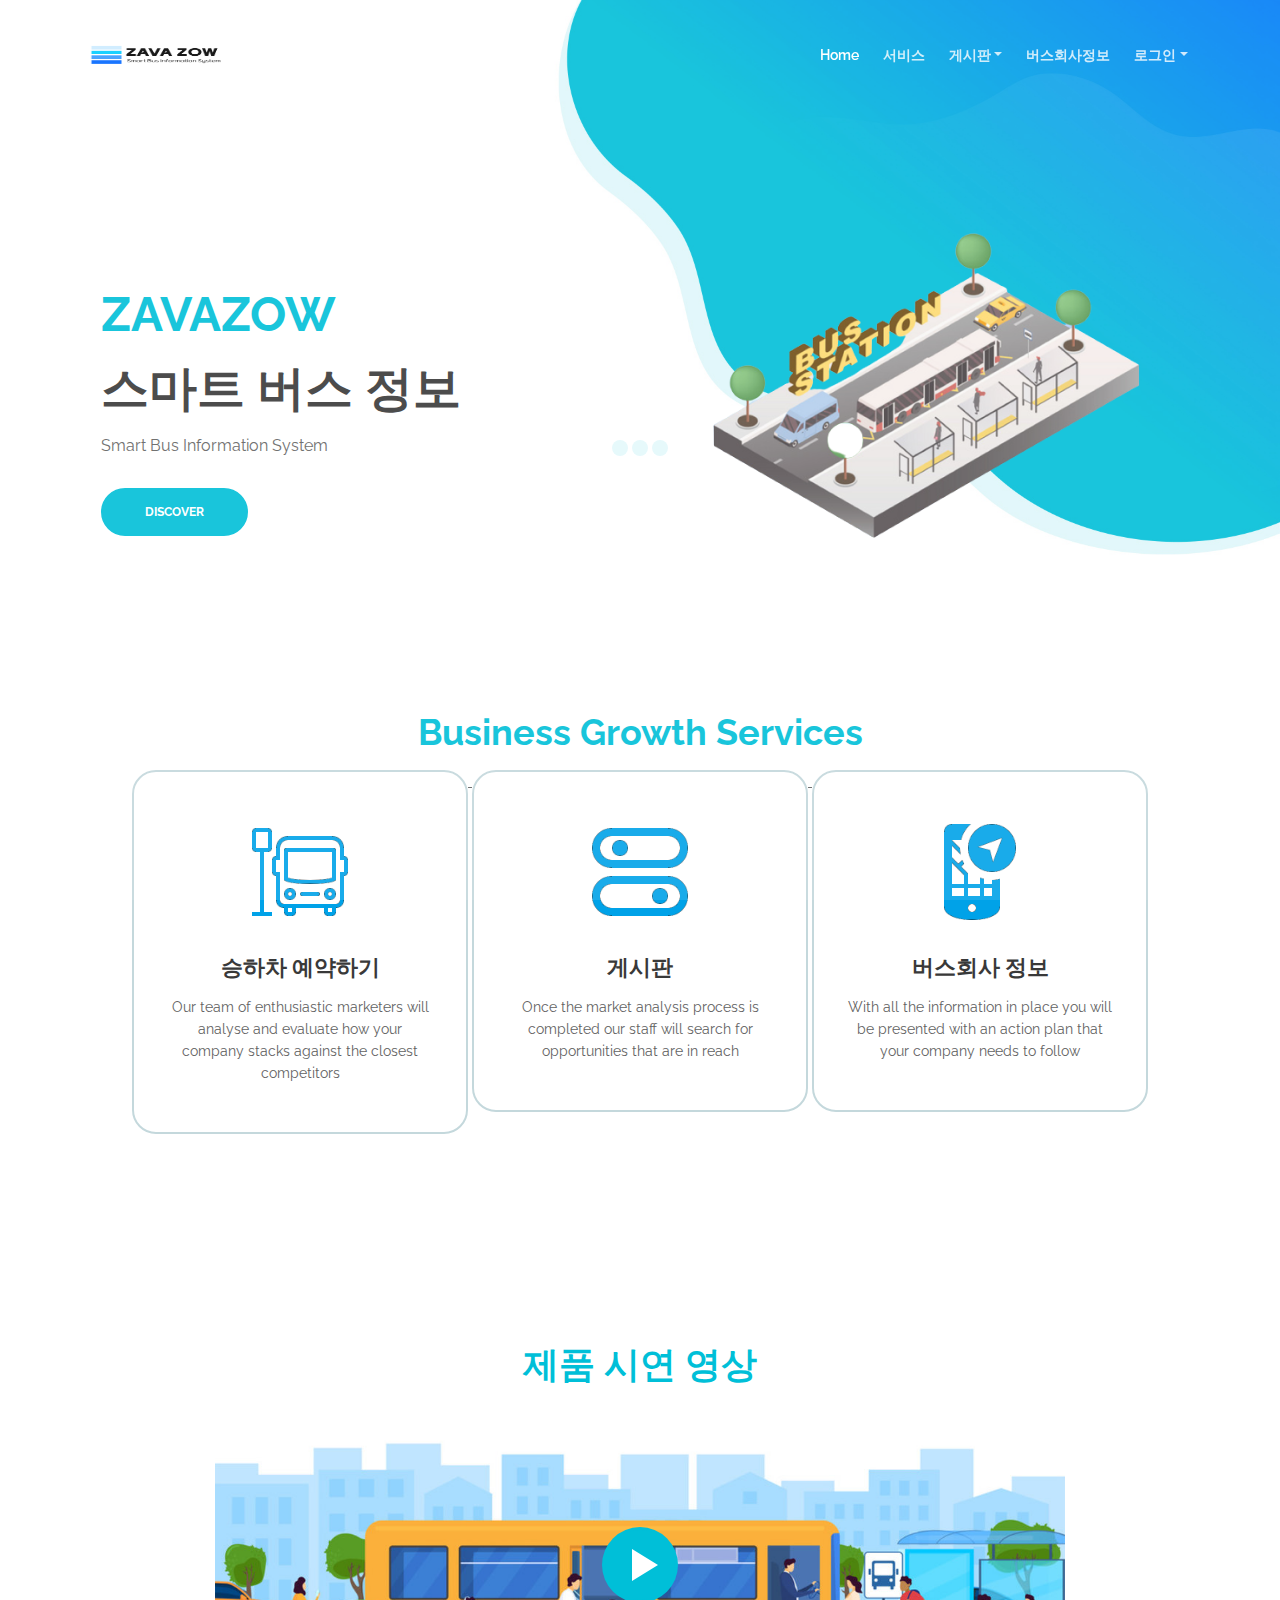
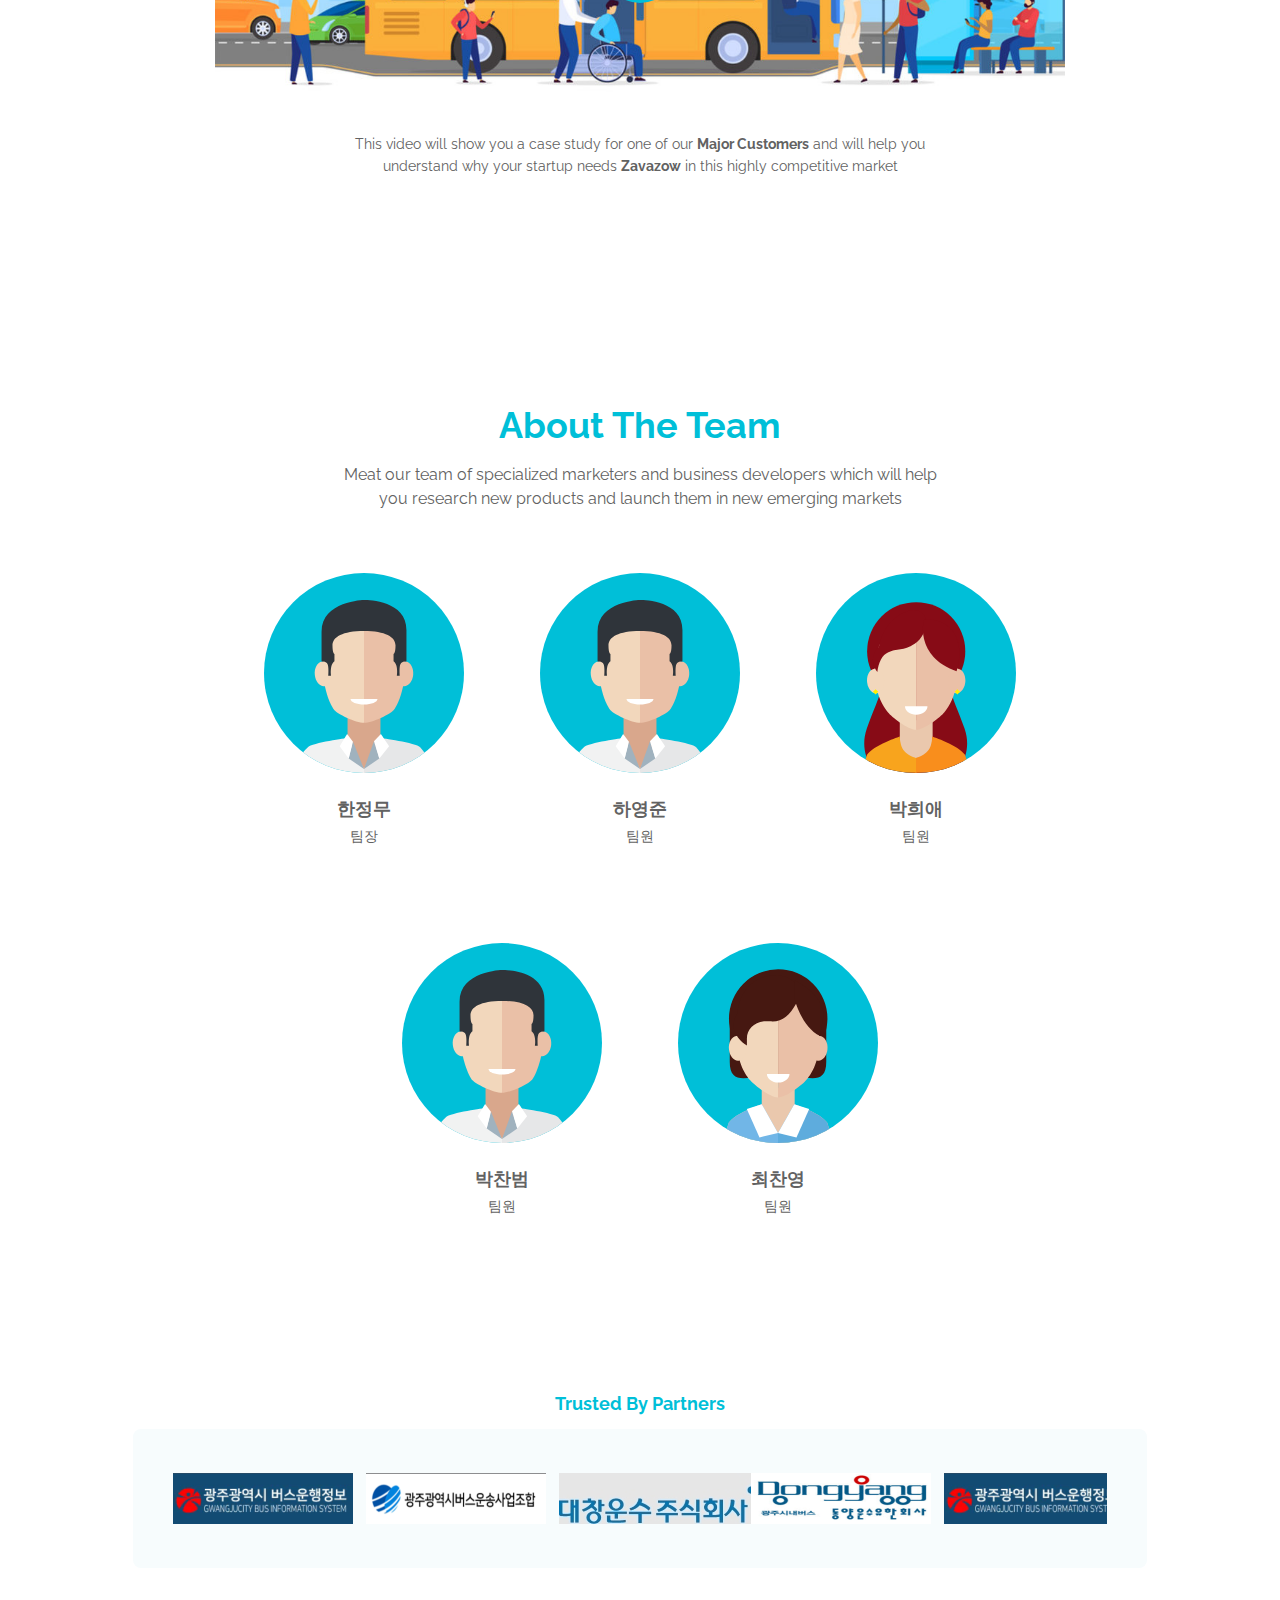
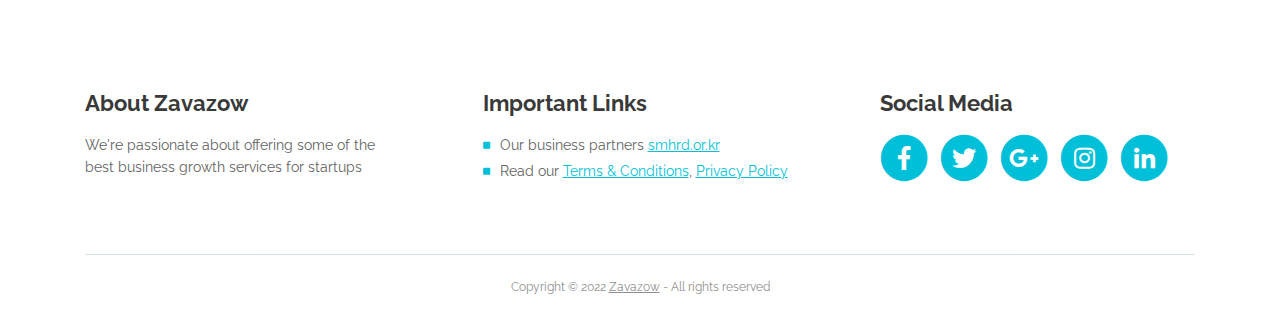
<file: ZAVA_ZOW/WebContent/index.html>
<!DOCTYPE html>
<html lang="en">
<head>
    <meta charset="utf-8">
    <meta name="viewport" content="width=device-width, initial-scale=1, shrink-to-fit=no">
    
    <!-- SEO Meta Tags -->
    <meta name="description" content="Create a stylish landing page for your business startup and get leads for the offered services with this HTML landing page template.">
    <meta name="author" content="Inovatik">

    
	<meta property="og:site_name" content="" /> <!-- website name -->
	<meta property="og:site" content="" /> <!-- website link -->
	<meta property="og:title" content=""/> <!-- title shown in the actual shared post -->
	<meta property="og:description" content="" /> <!-- description shown in the actual shared post -->
	<meta property="og:image" content="" /> <!-- image link, make sure it's jpg -->
	<meta property="og:url" content="" /> <!-- where do you want your post to link to -->
	<meta property="og:type" content="article" />

    <!-- Website Title -->
    <title>ZAVAZOW - Smart Bus Information System HTML Landing Page Template</title>
    
    <!-- Styles -->
    <link href="https://fonts.googleapis.com/css?family=Raleway:400,400i,600,700,700i&amp;subset=latin-ext" rel="stylesheet">
    <link href="css/bootstrap.css" rel="stylesheet">
    <link href="css/fontawesome-all.css" rel="stylesheet">
    <link href="css/swiper.css" rel="stylesheet">
	<link href="css/magnific-popup.css" rel="stylesheet">
	<link href="css/styles.css" rel="stylesheet">
	
	
	<!-- Favicon  -->
 <!--    <link rel="icon" href="images/favicon.png">  -->
</head>
<body data-spy="scroll" data-target=".fixed-top">
 
    <!-- Preloader -->
	<div class="spinner-wrapper">
        <div class="spinner">
            <div class="bounce1"></div>
            <div class="bounce2"></div>
            <div class="bounce3"></div>
        </div>
    </div>
    <!-- end of preloader -->
    

    <!-- Navigation -->
    <nav class="navbar navbar-expand-lg navbar-dark navbar-custom fixed-top">
       



        <!-- Image Logo -->
        
        <a class="navbar-brand logo-image" href="index.html"><img src="images/ZAVAZOW_logo.png" alt="alternative"></a>
        
        <!-- Mobile Menu Toggle Button -->
        <button class="navbar-toggler" type="button" data-toggle="collapse" data-target="#navbarsExampleDefault" aria-controls="navbarsExampleDefault" aria-expanded="false" aria-label="Toggle navigation">
            <span class="navbar-toggler-awesome fas fa-bars"></span>
            <span class="navbar-toggler-awesome fas fa-times"></span>
        </button>
        <!-- end of mobile menu toggle button -->

        <div class="collapse navbar-collapse" id="navbarsExampleDefault">
            <ul class="navbar-nav ml-auto">
                <li class="nav-item">
                    <a class="nav-link page-scroll" href="#header">Home <span class="sr-only">(current)</span></a>
                </li>
                <li class="nav-item">
                    <a class="nav-link page-scroll" href="#services">서비스</a>
                </li>
                
                <li class="nav-item dropdown">
                    <a class="nav-link dropdown-toggle page-scroll" href="board_choice.html" id="navbarDropdown" role="button" aria-haspopup="true" aria-expanded="false">게시판</a>
                    <div class="dropdown-menu" aria-labelledby="navbarDropdown">
                        <a class="dropdown-item" href="terms-conditions.html"><span class="item-text">건의게시판</span></a>
                        <div class="dropdown-items-divide-hr"></div>
                        <a class="dropdown-item" href="privacy-policy.html"><span class="item-text">칭찬게시판</span></a>
                        <div class="dropdown-items-divide-hr"></div>
                        <a class="dropdown-item" href="privacy-policy.html"><span class="item-text">자유게시판</span></a>
                    </div>
                
                
                </li>
                
                <li class="nav-item">
                    <a class="nav-link page-scroll" href="Company.html">버스회사정보</a>
                </li>
                
                

                <!-- Dropdown Menu -->          
                <li class="nav-item dropdown">
                    <a class="nav-link dropdown-toggle page-scroll" href="#about" id="navbarDropdown" role="button" aria-haspopup="true" aria-expanded="false">로그인</a>
                    <div class="dropdown-menu" aria-labelledby="navbarDropdown">
                        <a class="dropdown-item" href="Join_choice.html	"><span class="item-text">회원가입</span></a>
                        <div class="dropdown-items-divide-hr"></div>
                        
                        
                        
                       <a class="dropdown-item" href="Login.html"><span class="item-text" >로그인</span></a>
                    </div>
                </li>
                <!-- end of dropdown menu -->
                
            </ul>
            
                
            </span>
        </div>
    </nav> <!-- end of navbar -->
    <!-- end of navigation -->


    <!-- Header -->
    <header id="header" class="header">
        <div class="header-content">
            <div class="container">
                <div class="row">
                    <div class="col-lg-6">
                        <div class="text-container">
                            <h1><span class="turquoise">ZAVAZOW</span> <H1> 스마트 버스 정보  </h1>
                           <p class="p-large">Smart Bus Information System</p>
                           
                           
                            <a class="btn-solid-lg page-scroll" href="#services">DISCOVER</a>
                        </div> <!-- end of text-container -->
                    </div> <!-- end of col -->
                    <div class="col-lg-6">
                        <div class="image-container">
                            <img class="img-fluid" src="images/BUS_STATION_HEADER.png" alt="alternative">
                        </div> <!-- end of image-container -->
                    </div> <!-- end of col -->
                </div> <!-- end of row -->
            </div> <!-- end of container -->
        </div> <!-- end of header-content -->
    </header> <!-- end of header -->
    <!-- end of header -->


                    
                    
                    
                    
                    
                    
                    
    <!--main Services -->
    
    <div id="services" class="cards-1">
        <div class="container">
            <div class="row">
                <div class="col-lg-12">
                    <h2>Business Growth Services</h2>
                <!--     <p class="p-heading p-large">We serve small and medium sized companies in all tech related industries with high quality growth services which are presented below</p>
                --> 
                </div> <!-- end of col -->
            </div> <!-- end of row -->
            <div class="row">
                <div class="col-lg-12">

                    <!-- Card -->
                    <a href ="Boarding.html"><div class="card">
                        <img class="card-image" src="images/iconmonstrbus2.png" alt="alternative">
                        <div class="card-body">
                            <h4 class="card-title">승하차 예약하기</h4>
                             <p>Our team of enthusiastic marketers will analyse and evaluate how your company stacks against the closest competitors</p>
                         
                        </div>
                    </div>
                    </a>
                    <!-- end of card -->

                    <!-- Card -->
                    <a href ="board_choice.html"><div class="card">
                        <img class="card-image" src="images/service4.png" alt="alternative">
                        <div class="card-body">
                            <h4 class="card-title">게시판</h4>
                            <p>Once the market analysis process is completed our staff will search for opportunities that are in reach</p>
                         
                        </div>
                    </div>
                     </a>
                    <!-- end of card -->
 
                    <!-- Card -->
                    
                     <a href ="Company.html"><div class="card"> 
                        <img class="card-image" src="images/service5.png" alt="alternative">
                        <div class="card-body">
                                  
                             <h4 class="card-title">버스회사 정보</h4>  
                            <p>With all the information in place you will be presented with an action plan that your company needs to follow</p>
                        
                        </div>
                    </div>
                     </a>
                    <!-- end of card -->
                    
                </div> <!-- end of col -->
            </div> <!-- end of row -->
        </div> <!-- end of container -->
    </div> <!-- end of cards-1 -->
    <!-- end of services -->




    <!-- Video -->
    
    
    
    <div class="basic-3">
        <div class="container">
            <div class="row">
                <div class="col-lg-12">
                    <h2>제품 시연 영상</h2>
                </div> <!-- end of col -->
            </div> <!-- end of row -->
            <div class="row">
                <div class="col-lg-12">
                    
                    <!-- Video Preview -->
                    <div class="image-container">
                        <div class="video-wrapper">
                            <a class="popup-youtube" href="https://www.youtube.com/watch?v=aTWe2vxw8Uk" data-effect="fadeIn">
                                <img class="img-fluid" src="images/video-frame.jpg" alt="alternative">
                                <span class="video-play-button">
                                    <span></span>
                                </span>
                            </a>
                        </div> <!-- end of video-wrapper -->
                    </div> <!-- end of image-container -->
                    <!-- end of video preview -->

                    <p>This video will show you a case study for one of our <strong>Major Customers</strong> and will help you understand why your startup needs <strong>Zavazow</strong> in this highly competitive market</p>
                </div> <!-- end of col -->
            </div> <!-- end of row -->
        </div> <!-- end of container -->
    </div> <!-- end of basic-3 -->
    <!-- end of video -->





    <!-- 팀원 -->
    
    
    <div id="about" class="basic-4">
        <div class="container">
            <div class="row">
                <div class="col-lg-12">
                    <h2>About The Team</h2>
                    <p class="p-heading p-large">Meat our team of specialized marketers and business developers which will help you research new products and launch them in new emerging markets</p>
                </div> <!-- end of col -->
            </div> <!-- end of row -->
            <div class="row">
                <div class="col-lg-12">
                    
                    <!-- Team Member -->
                    <div class="team-member">
                        <div class="image-wrapper">
                            <img class="img-fluid" src="images/team-member-2.svg" alt="alternative">
                        </div> <!-- end of image-wrapper -->
                        <p class="p-large"><strong>한정무</strong></p>
                        <p class="job-title">팀장</p>
                       
                    </div> <!-- end of team-member -->
                    <!-- end of team member -->

                    <!-- Team Member -->
                    <div class="team-member">
                        <div class="image-wrapper">
                            <img class="img-fluid" src="images/team-member-2.svg" alt="alternative">
                        </div> <!-- end of image wrapper -->
                        <p class="p-large"><strong>하영준</strong></p>
                        <p class="job-title">팀원</p>
                        <span class="social-icons">
                            <span class="fa-stack">
                                
                    </div> <!-- end of team-member -->
                    <!-- end of team member -->

                    <!-- Team Member -->
                    <div class="team-member">
                        <div class="image-wrapper">
                            <img class="img-fluid" src="images/team-member-1.svg" alt="alternative">
                        </div> <!-- end of image wrapper -->
                        <p class="p-large"><strong>박희애</strong></p>
                        <p class="job-title">팀원</p>
                        
                    </div> <!-- end of team-member -->
                    <!-- end of team member -->
                    
                    
                    
                    <br>
                    
                    
                    
                    <!-- Team Member -->
                    <div class="team-member">
                        <div class="image-wrapper">
                            <img class="img-fluid" src="images/team-member-2.svg" alt="alternative">
                        </div> <!-- end of image wrapper -->
                        <p class="p-large"><strong>박찬범</strong></p>
                        <p class="job-title">팀원</p>
                        
                    </div> <!-- end of team-member -->
                    <!-- end of team member -->

                    <!-- Team Member -->
                    <div class="team-member">
                        <div class="image-wrapper">
                            <img class="img-fluid" src="images/team-member-3.svg" alt="alternative">
                        </div> <!-- end of image wrapper -->
                        <p class="p-large"><strong>최찬영</strong></p>
                        <p class="job-title">팀원</p>
                        
                    </div> <!-- end of team-member -->
                    <!-- end of team member -->

                </div> <!-- end of col -->
            </div> <!-- end of row -->
        </div> <!-- end of container -->
    </div> <!-- end of basic-4 -->
    <!-- end of 팀원 -->


    
    
    
    
    
    
    <!-- 파트너 -->
    <div class="slider-1">
        <div class="container">
            <div class="row">
                <div class="col-lg-12">
                    <h5>Trusted By Partners</h5>
                    
                    <!-- Image Slider -->
                    <div class="slider-container">
                        <div class="swiper-container image-slider">
                            <div class="swiper-wrapper">
                                <div class="swiper-slide">
                                    <div class="image-container">
                                        <img class="img-responsive" src="images/customer-logo-1.png" alt="alternative">
                                    </div>
                                </div>
                                <div class="swiper-slide">
                                    <div class="image-container">
                                        <img class="img-responsive" src="images/customer-logo-2.png" alt="alternative">
                                    </div>
                                </div>
                                <div class="swiper-slide">
                                    <div class="image-container">
                                        <img class="img-responsive" src="images/customer-logo-3.jpg" alt="alternative">
                                    </div>
                                </div>
                                <div class="swiper-slide">
                                    <div class="image-container">
                                        <img class="img-responsive" src="images/customer-logo-4.png" alt="alternative">
                                    </div>
                                </div>
                                 <div class="swiper-slide">
                                    <div class="image-container">
                                        <img class="img-responsive" src="images/customer-logo-1.png" alt="alternative">
                                    </div>
                                </div>
                                <div class="swiper-slide">
                                    <div class="image-container">
                                        <img class="img-responsive" src="images/customer-logo-2.png" alt="alternative">
                                    </div>
                                </div>
                                
                            </div> <!-- end of swiper-wrapper -->
                        </div> <!-- end of swiper container -->
                    </div> <!-- end of slider-container -->
                    <!-- end of image slider -->

                </div> <!-- end of col -->
            </div> <!-- end of row -->
        </div> <!-- end of container -->
    </div> <!-- end of slider-1 -->
    <!-- end of customers -->
    
    
    
    
    
    
    


    <!-- Footer -->
    <div class="footer">
        <div class="container">
            <div class="row">
                <div class="col-md-4">
                    <div class="footer-col">
                        <h4>About Zavazow</h4>
                        <p>We're passionate about offering some of the best business growth services for startups</p>
                    </div>
                </div> <!-- end of col -->
                      
                      
                      
                      <div class="col-md-4">
                    <div class="footer-col middle">
                        <h4>Important Links</h4>
                        <ul class="list-unstyled li-space-lg">
                            <li class="media">
                                <i class="fas fa-square"></i>
                                <div class="media-body">Our business partners <a class="turquoise" href="https://www.smhrd.or.kr">smhrd.or.kr</a></div>
                            </li>
                            <li class="media">
                                <i class="fas fa-square"></i>
                                <div class="media-body">Read our <a class="turquoise" href="terms-conditions.html">Terms & Conditions</a>, <a class="turquoise" href="privacy-policy.html">Privacy Policy</a></div>
                            </li>
                        </ul>
                    </div>
                </div> <!-- end of col -->  
                        
                        
                        
                        
                    <div class="col-md-4">
                    <div class="footer-col last">
                        <h4>Social Media</h4>
                        <span class="fa-stack fa-lg">
                            <a href="https://www.facebook.com/">
                                <i class="fas fa-circle fa-stack-2x"></i>
                                <i class="fab fa-facebook-f fa-stack-1x"></i>
                            </a>
                        </span>
                        <span class="fa-stack fa-lg">
                            <a href="https://twitter.com/">
                                <i class="fas fa-circle fa-stack-2x"></i>
                                <i class="fab fa-twitter fa-stack-1x"></i>
                            </a>
                        </span>
                        <span class="fa-stack fa-lg">
                            <a href="http://plus.google.com">
                                <i class="fas fa-circle fa-stack-2x"></i>
                                <i class="fab fa-google-plus-g fa-stack-1x"></i>
                            </a>
                        </span>
                        <span class="fa-stack fa-lg">
                            <a href="https://www.instagram.com/">
                                <i class="fas fa-circle fa-stack-2x"></i>
                                <i class="fab fa-instagram fa-stack-1x"></i>
                            </a>
                        </span>
                        <span class="fa-stack fa-lg">
                            <a href="https://www.linkedin.com/">
                                <i class="fas fa-circle fa-stack-2x"></i>
                                <i class="fab fa-linkedin-in fa-stack-1x"></i>
                            </a>
                        </span>
                    </div> 
                </div> <!-- end of col -->
      
                        
                        
                        
                             
                      
                </div> <!-- end of row -->
        </div> <!-- end of container -->
    </div> <!-- end of footer -->  
    <!-- end of footer -->







    <!-- Copyright -->
    <div class="copyright">
        <div class="container">
            <div class="row">
                <div class="col-lg-12">
                    <p class="p-small">Copyright © 2022 <a href="https://www.smhrd.or.kr">Zavazow</a> - All rights reserved</p>
                </div> <!-- end of col -->
            </div> <!-- enf of row -->
        </div> <!-- end of container -->
    </div> <!-- end of copyright --> 
    <!-- end of copyright -->
    
    	
    <!-- Scripts -->
    <script src="js/jquery.min.js"></script> <!-- jQuery for Bootstrap's JavaScript plugins -->
    <script src="js/popper.min.js"></script> <!-- Popper tooltip library for Bootstrap -->
    <script src="js/bootstrap.min.js"></script> <!-- Bootstrap framework -->
    <script src="js/jquery.easing.min.js"></script> <!-- jQuery Easing for smooth scrolling between anchors -->
    <script src="js/swiper.min.js"></script> <!-- Swiper for image and text sliders -->
    <script src="js/jquery.magnific-popup.js"></script> <!-- Magnific Popup for lightboxes -->
    <script src="js/validator.min.js"></script> <!-- Validator.js - Bootstrap plugin that validates forms -->
    <script src="js/scripts.js"></script> <!-- Custom scripts -->
</body>
</html>
</file>
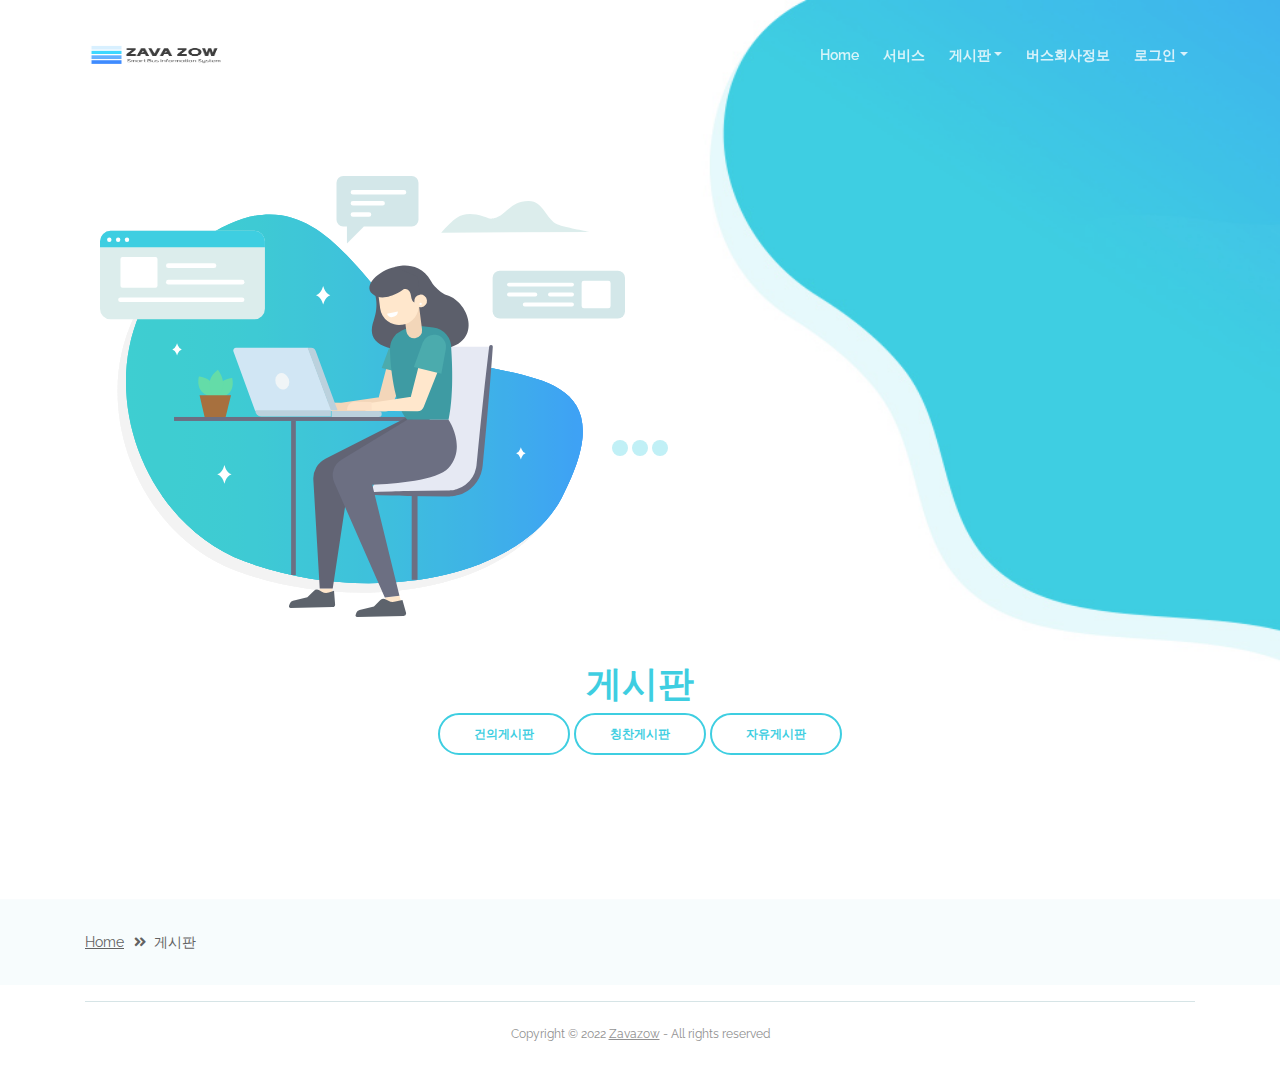
<file: ZAVA_ZOW/WebContent/board_choice.html>
<!DOCTYPE html>
<html lang="en">
<head>
    <meta charset="utf-8">
    <meta name="viewport" content="width=device-width, initial-scale=1, shrink-to-fit=no">
    
    <!-- SEO Meta Tags -->
    <meta name="description" content="Create a stylish landing page for your business startup and get leads for the offered services with this HTML landing page template.">
    <meta name="author" content="Inovatik">

    <!-- OG Meta Tags to improve the way the post looks when you share the page on LinkedIn, Facebook, Google+ -->
	<meta property="og:site_name" content="" /> <!-- website name -->
	<meta property="og:site" content="" /> <!-- website link -->
	<meta property="og:title" content=""/> <!-- title shown in the actual shared post -->
	<meta property="og:description" content="" /> <!-- description shown in the actual shared post -->
	<meta property="og:image" content="" /> <!-- image link, make sure it's jpg -->
	<meta property="og:url" content="" /> <!-- where do you want your post to link to -->
	<meta property="og:type" content="article" />

    <!-- Website Title -->
    <title>ZAVAZOW - Smart Bus Information System HTML Landing Page Template</title>
    
    <!-- Styles -->
    <link href="https://fonts.googleapis.com/css?family=Raleway:400,400i,600,700,700i&amp;subset=latin-ext" rel="stylesheet">
    <link href="css/bootstrap.css" rel="stylesheet">
    <link href="css/fontawesome-all.css" rel="stylesheet">
    <link href="css/swiper.css" rel="stylesheet">
	<link href="css/magnific-popup.css" rel="stylesheet">
	<link href="css/styles.css" rel="stylesheet">
	
	<!-- Favicon  -->
   <link rel="icon" href="images/ZAVAZOW_logo.png">
    
</head>
<body data-spy="scroll" data-target=".fixed-top">
    
    <!-- Preloader -->
	<div class="spinner-wrapper">
        <div class="spinner">
            <div class="bounce1"></div>
            <div class="bounce2"></div>
            <div class="bounce3"></div>
        </div>
    </div>
    <!-- end of preloader -->
    

    <!-- Navbar -->
    <nav class="navbar navbar-expand-lg navbar-dark navbar-custom fixed-top">
        <!-- Text Logo - Use this if you don't have a graphic logo -->
        <!-- <a class="navbar-brand logo-text page-scroll" href="index.html">Evolo</a> -->

        <!-- Image Logo -->
        <a class="navbar-brand logo-image" href="index.html"><img src="images/ZAVAZOW_logo.png" alt="alternative"></a>
        
        <!-- Mobile Menu Toggle Button -->
        <button class="navbar-toggler" type="button" data-toggle="collapse" data-target="#navbarsExampleDefault" aria-controls="navbarsExampleDefault" aria-expanded="false" aria-label="Toggle navigation">
            <span class="navbar-toggler-awesome fas fa-bars"></span>
            <span class="navbar-toggler-awesome fas fa-times"></span>
        </button>
        <!-- end of mobile menu toggle button -->

        <div class="collapse navbar-collapse" id="navbarsExampleDefault">
            <ul class="navbar-nav ml-auto">
                <li class="nav-item">
                    <a class="nav-link page-scroll" href="index.html">Home <span class="sr-only">(current)</span></a>
                </li>
                <li class="nav-item">
                    <a class="nav-link page-scroll" href="#services">서비스</a>
                </li>
                
                <li class="nav-item dropdown">
                    <a class="nav-link dropdown-toggle page-scroll" href="board_choice.html" id="navbarDropdown" role="button" aria-haspopup="true" aria-expanded="false">게시판</a>
                    <div class="dropdown-menu" aria-labelledby="navbarDropdown">
                        <a class="dropdown-item" href="terms-conditions.html"><span class="item-text">건의게시판</span></a>
                        <div class="dropdown-items-divide-hr"></div>
                        <a class="dropdown-item" href="privacy-policy.html"><span class="item-text">칭찬게시판</span></a>
                        <div class="dropdown-items-divide-hr"></div>
                        <a class="dropdown-item" href="privacy-policy.html"><span class="item-text">자유게시판</span></a>
                    </div>
                
                
                </li>
                
                <li class="nav-item">
                    <a class="nav-link page-scroll" href="Company.html">버스회사정보</a>
                </li>
                
                

                <!-- Dropdown Menu -->          
                <li class="nav-item dropdown">
                    <a class="nav-link dropdown-toggle page-scroll" href="#about" id="navbarDropdown" role="button" aria-haspopup="true" aria-expanded="false">로그인</a>
                    <div class="dropdown-menu" aria-labelledby="navbarDropdown">
     
                     <a class="dropdown-item" href="Join_choice.html	"><span class="item-text">회원가입</span></a>   
                        <div class="dropdown-items-divide-hr"></div>
                        
                        
                        
                       <a class="dropdown-item" href="Login.html"><span class="item-text" >로그인</span></a>
                    </div>
                </li>
                <!-- end of dropdown menu -->
                
            </ul>
                </span>
            </span>
        </div>
    </nav> <!-- end of navbar -->
    <!-- end of navbar -->



 


    <!-- Header -->
    <header id="header" class="ex-header">
              <div class="container">
            <div class="row">
                <div class="col-lg-12">
                   
                   
                   
                   <div class="col-lg-6">
                        <div class="image-container">
                            <img class="img-fluid" src="images/details-1-office-worker.svg" alt="alternative">
</div>
</div>
          <br>   
          <br>          
          <h2>게시판</h2>
                    
    <a class="btn-outline-reg back" href="#">건의게시판</a>
    <a class="btn-outline-reg back" href="#">칭찬게시판</a>
    <a class="btn-outline-reg back" href="#">자유게시판</a>
	
                   
                   
                   
                   
                   
                   
                   
	
	
	
                </div> <!-- end of col -->
            </div> <!-- end of row -->
        </div> <!-- end of container -->
    </header> <!-- end of ex-header -->
    <!-- end of header -->


    <!-- Breadcrumbs -->
    <div class="ex-basic-1">
        <div class="container">
            <div class="row">
                <div class="col-lg-12">
                    <div class="breadcrumbs">
                        <a href="index.html">Home</a><i class="fa fa-angle-double-right"></i><span>게시판</span>
                    </div> <!-- end of breadcrumbs -->
                </div> <!-- end of col -->
            </div> <!-- end of row -->
        </div> <!-- end of container -->
    </div> <!-- end of ex-basic-1 -->
    <!-- end of breadcrumbs -->
   
 
	
     

    

    <!-- Copyright -->
    <div class="copyright">
        <div class="container">
            <div class="row">
                <div class="col-lg-12">
                    <p class="p-small">Copyright © 2022 <a href="https://www.smhrd.or.kr">Zavazow</a> - All rights reserved</p>
                </div> <!-- end of col -->
            </div> <!-- enf of row -->
        </div> <!-- end of container -->
    </div> <!-- end of copyright --> 
    <!-- end of copyright -->

	
    <!-- Scripts -->
    <script src="js/jquery.min.js"></script> <!-- jQuery for Bootstrap's JavaScript plugins -->
    <script src="js/popper.min.js"></script> <!-- Popper tooltip library for Bootstrap -->
    <script src="js/bootstrap.min.js"></script> <!-- Bootstrap framework -->
    <script src="js/jquery.easing.min.js"></script> <!-- jQuery Easing for smooth scrolling between anchors -->
    <script src="js/swiper.min.js"></script> <!-- Swiper for image and text sliders -->
    <script src="js/jquery.magnific-popup.js"></script> <!-- Magnific Popup for lightboxes -->
    <script src="js/validator.min.js"></script> <!-- Validator.js - Bootstrap plugin that validates forms -->
    <script src="js/scripts.js"></script> <!-- Custom scripts -->
</body>
</html>
</file>
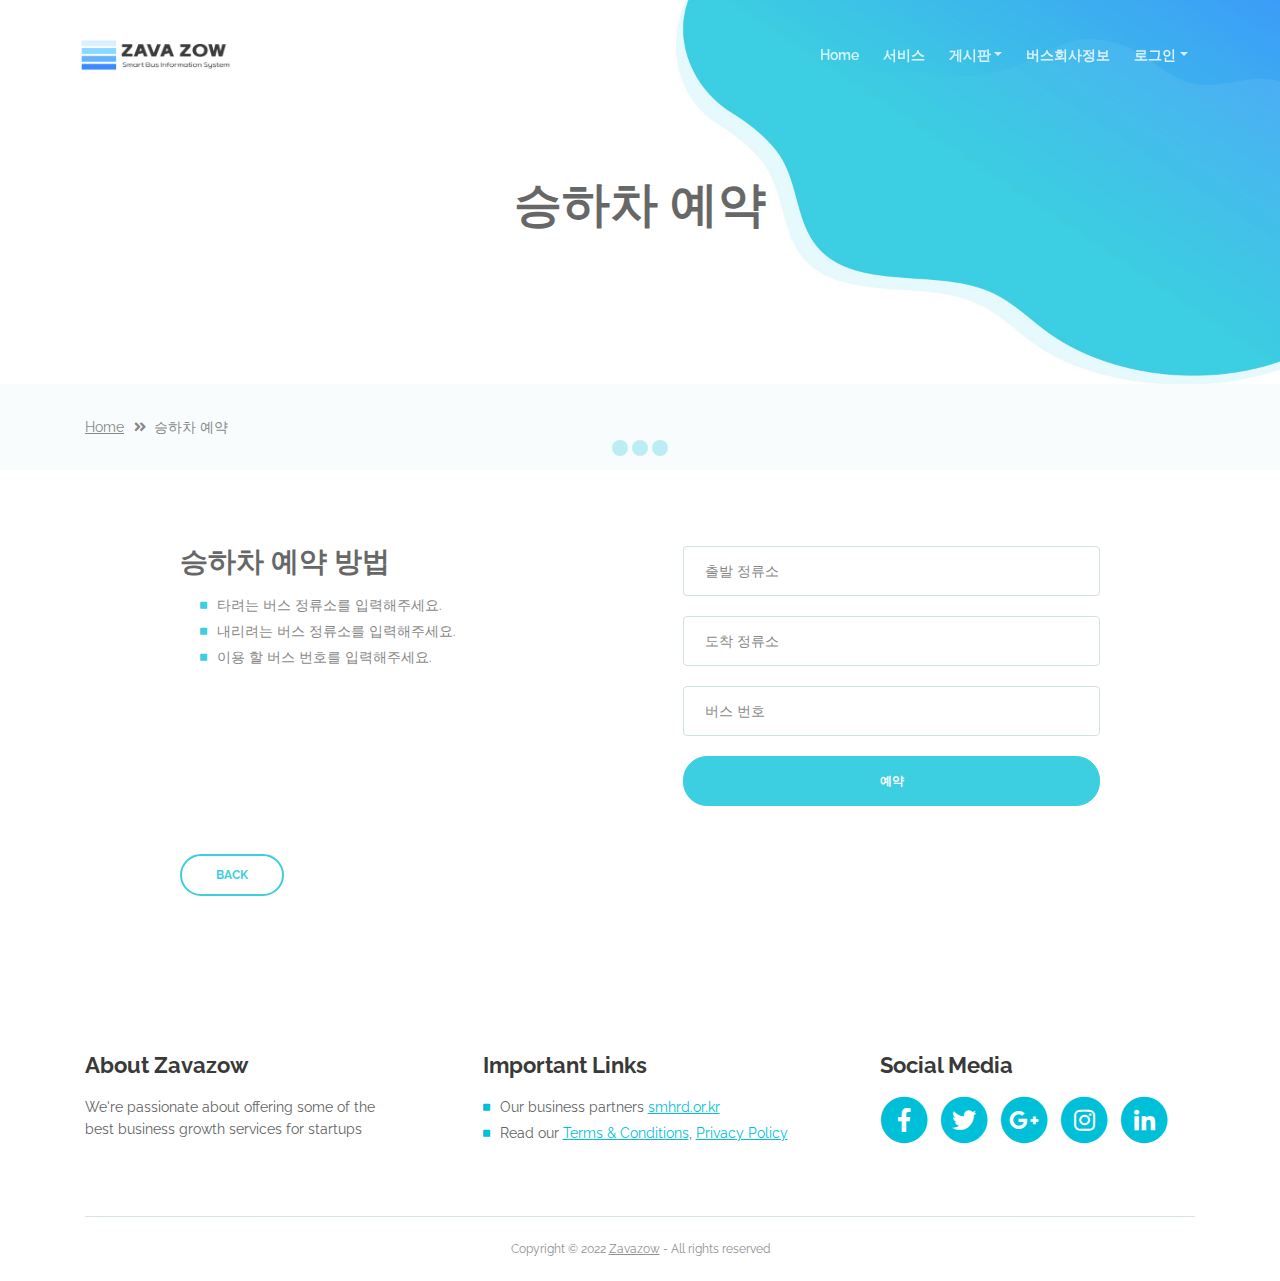
<file: ZAVA_ZOW/WebContent/Boarding.html>
<!DOCTYPE html>
<html lang="en">
<head>
<meta charset="utf-8">
<meta name="viewport"
	content="width=device-width, initial-scale=1, shrink-to-fit=no">

<!-- SEO Meta Tags -->
<meta name="description"
	content="Create a stylish landing page for your business startup and get leads for the offered services with this HTML landing page template.">
<meta name="author" content="Inovatik">

<!-- OG Meta Tags to improve the way the post looks when you share the page on LinkedIn, Facebook, Google+ -->
<meta property="og:site_name" content="" />
<!-- website name -->
<meta property="og:site" content="" />
<!-- website link -->
<meta property="og:title" content="" />
<!-- title shown in the actual shared post -->
<meta property="og:description" content="" />
<!-- description shown in the actual shared post -->
<meta property="og:image" content="" />
<!-- image link, make sure it's jpg -->
<meta property="og:url" content="" />
<!-- where do you want your post to link to -->
<meta property="og:type" content="article" />

<!-- Website Title -->
<title>ZAVAZOW - Smart Bus Information System HTML Landing Page
	Template</title>

<!-- Styles -->
<link
	href="https://fonts.googleapis.com/css?family=Raleway:400,400i,600,700,700i&amp;subset=latin-ext"
	rel="stylesheet">
<link href="css/bootstrap.css" rel="stylesheet">
<link href="css/fontawesome-all.css" rel="stylesheet">
<link href="css/swiper.css" rel="stylesheet">
<link href="css/magnific-popup.css" rel="stylesheet">
<link href="css/styles.css" rel="stylesheet">

<!-- Favicon  -->
<link rel="icon" href="images/ZAVAZOW_logo.png">

</head>
<body data-spy="scroll" data-target=".fixed-top">

	<!-- Preloader -->
	<div class="spinner-wrapper">
		<div class="spinner">
			<div class="bounce1"></div>
			<div class="bounce2"></div>
			<div class="bounce3"></div>
		</div>
	</div>
	<!-- end of preloader -->


	<!-- Navbar -->
	<nav
		class="navbar navbar-expand-lg navbar-dark navbar-custom fixed-top">

		<!-- Image Logo -->
		<a class="navbar-brand logo-image" href="index.html"><img
			src="./images/JAVA_ZOW_Logo.PNG" id="logo" alt="alternative"></a>

		<!-- Mobile Menu Toggle Button -->
		<button class="navbar-toggler" type="button" data-toggle="collapse"
			data-target="#navbarsExampleDefault"
			aria-controls="navbarsExampleDefault" aria-expanded="false"
			aria-label="Toggle navigation">
			<span class="navbar-toggler-awesome fas fa-bars"></span> <span
				class="navbar-toggler-awesome fas fa-times"></span>
		</button>
		<!-- end of mobile menu toggle button -->

		<div class="collapse navbar-collapse" id="navbarsExampleDefault">
			<ul class="navbar-nav ml-auto">
				<li class="nav-item"><a class="nav-link page-scroll"
					href="index.html#header">Home <span class="sr-only">(current)</span></a>
				</li>
				<li class="nav-item"><a class="nav-link page-scroll"
					href="index.html#services">서비스</a></li>


				<!-- Dropdown Menu -->
				<li class="nav-item dropdown"><a
					class="nav-link dropdown-toggle page-scroll"
					href="board_choice.html" id="navbarDropdown" role="button"
					aria-haspopup="true" aria-expanded="false">게시판</a>
					<div class="dropdown-menu" aria-labelledby="navbarDropdown">
						<a class="dropdown-item" href="terms-conditions.html"><span
							class="item-text">건의게시판</span></a>
						<div class="dropdown-items-divide-hr"></div>
						<a class="dropdown-item" href="privacy-policy.html"><span
							class="item-text">칭찬게시판</span></a>
						<div class="dropdown-items-divide-hr"></div>
						<a class="dropdown-item" href="privacy-policy.html"><span
							class="item-text">자유게시판</span></a>
					</div></li>
				<!-- end of dropdown menu -->

				<li class="nav-item"><a class="nav-link page-scroll"
					href="Company.html">버스회사정보</a></li>


				<!-- Dropdown Menu -->
				<li class="nav-item dropdown"><a
					class="nav-link dropdown-toggle page-scroll" href="#about"
					id="navbarDropdown" role="button" aria-haspopup="true"
					aria-expanded="false">로그인</a>
					<div class="dropdown-menu" aria-labelledby="navbarDropdown">

						<a class="dropdown-item" href="Join_choice.html	"><span
							class="item-text">회원가입</span></a>
						<div class="dropdown-items-divide-hr"></div>



						<a class="dropdown-item" href="Login.html"><span
							class="item-text">로그인</span></a>
					</div></li>
				<!-- end of dropdown menu -->
			</ul>
		</div>
	</nav>
	<!-- end of navbar -->
	<!-- end of navbar -->


	<!-- Header -->
	<header id="header" class="ex-header">
		<div class="container">
			<div class="row">
				<div class="col-md-12">
					<h1>승하차 예약</h1>
				</div>
				<!-- end of col -->
			</div>
			<!-- end of row -->
		</div>
		<!-- end of container -->
	</header>
	<!-- end of ex-header -->
	<!-- end of header -->


	<!-- Breadcrumbs -->
	<div class="ex-basic-1">
		<div class="container">
			<div class="row">
				<div class="col-lg-12">
					<div class="breadcrumbs">
						<a href="index.html">Home</a><i class="fa fa-angle-double-right"></i><span>승하차
							예약</span>
					</div>
					<!-- end of breadcrumbs -->
				</div>
				<!-- end of col -->
			</div>
			<!-- end of row -->
		</div>
		<!-- end of container -->
	</div>
	<!-- end of ex-basic-1 -->
	<!-- end of breadcrumbs -->


	<!-- Privacy Content -->
	<div class="ex-basic-2">
		<div class="container">
			<div class="row">
				<div class="col-lg-10 offset-lg-1">


					<div class="row">
						<div class="col-md-6">
							<div class="text-container last">
								<h3>승하차 예약 방법</h3>
								<ul class="list-unstyled li-space-lg indent">
									<li class="media"><i class="fas fa-square"></i>
										<div class="media-body">타려는 버스 정류소를 입력해주세요.</div></li>
									<li class="media"><i class="fas fa-square"></i>
										<div class="media-body">내리려는 버스 정류소를 입력해주세요.</div></li>
									<li class="media"><i class="fas fa-square"></i>
										<div class="media-body">이용 할 버스 번호를 입력해주세요.</div></li>
								</ul>
							</div>
							<!-- end of text container -->
						</div>
						<!-- end of col-->
						<div class="col-md-6">

							<!-- boarding Form -->
							<div class="form-container">
								<form id="boardingS" data-toggle="validator" data-focus="false">
									<div class="form-group">
										<input type="text" class="form-control-input" id="start"
											required> <label class="label-control" for="start">출발
											정류소</label>
										<div class="help-block with-errors"></div>
									</div>
									<div class="form-group">
										<input type="text" class="form-control-input" id="finish"
											required> <label class="label-control" for="finish">도착
											정류소</label>
										<div class="help-block with-errors"></div>
									</div>
									<div class="form-group">
										<input type="text" class="form-control-input" id="busNum"
											required> <label class="label-control" for="busNum">버스
											번호</label>
										<div class="help-block with-errors"></div>
									</div>
									<div class="form-group">
										<button type="submit" class="form-control-submit-button">예약</button>
									</div>
								</form>
							</div>
							<!-- end of form container -->
							<!-- end of privacy form -->

						</div>
						<!-- end of col-->
					</div>
					<!-- end of row -->
					<a class="btn-outline-reg back" href="index.html">BACK</a>
				</div>
				<!-- end of col-->
			</div>
			<!-- end of row -->
		</div>
		<!-- end of container -->
	</div>
	<!-- end of ex-basic-2 -->
	<!-- end of privacy content -->


    <!-- Footer -->
    <div class="footer">
        <div class="container">
            <div class="row">
                <div class="col-md-4">
                    <div class="footer-col">
                        <h4>About Zavazow</h4>
                        <p>We're passionate about offering some of the best business growth services for startups</p>
                    </div>
                </div> <!-- end of col -->
                      
                      
                      
                      <div class="col-md-4">
                    <div class="footer-col middle">
                        <h4>Important Links</h4>
                        <ul class="list-unstyled li-space-lg">
                            <li class="media">
                                <i class="fas fa-square"></i>
                                <div class="media-body">Our business partners <a class="turquoise" href="https://www.smhrd.or.kr">smhrd.or.kr</a></div>
                            </li>
                            <li class="media">
                                <i class="fas fa-square"></i>
                                <div class="media-body">Read our <a class="turquoise" href="terms-conditions.html">Terms & Conditions</a>, <a class="turquoise" href="privacy-policy.html">Privacy Policy</a></div>
                            </li>
                        </ul>
                    </div>
                </div> <!-- end of col -->  
                        
                        
                        
                        
                    <div class="col-md-4">
                    <div class="footer-col last">
                        <h4>Social Media</h4>
                        <span class="fa-stack fa-lg">
                            <a href="https://www.facebook.com/">
                                <i class="fas fa-circle fa-stack-2x"></i>
                                <i class="fab fa-facebook-f fa-stack-1x"></i>
                            </a>
                        </span>
                        <span class="fa-stack fa-lg">
                            <a href="https://twitter.com/">
                                <i class="fas fa-circle fa-stack-2x"></i>
                                <i class="fab fa-twitter fa-stack-1x"></i>
                            </a>
                        </span>
                        <span class="fa-stack fa-lg">
                            <a href="http://plus.google.com">
                                <i class="fas fa-circle fa-stack-2x"></i>
                                <i class="fab fa-google-plus-g fa-stack-1x"></i>
                            </a>
                        </span>
                        <span class="fa-stack fa-lg">
                            <a href="https://www.instagram.com/">
                                <i class="fas fa-circle fa-stack-2x"></i>
                                <i class="fab fa-instagram fa-stack-1x"></i>
                            </a>
                        </span>
                        <span class="fa-stack fa-lg">
                            <a href="https://www.linkedin.com/">
                                <i class="fas fa-circle fa-stack-2x"></i>
                                <i class="fab fa-linkedin-in fa-stack-1x"></i>
                            </a>
                        </span>
                    </div> 
                </div> <!-- end of col -->
      
                        
                </div> <!-- end of row -->
        </div> <!-- end of container -->
    </div> <!-- end of footer -->  
    <!-- end of footer -->




	<!-- Copyright -->
	<div class="copyright">
		<div class="container">
			<div class="row">
				<div class="col-lg-12">
					<p class="p-small">
						Copyright © 2022 <a href="https://www.smhrd.or.kr">Zavazow</a> -
						All rights reserved
					</p>
				</div>
				<!-- end of col -->
			</div>
			<!-- enf of row -->
		</div>
		<!-- end of container -->
	</div>
	<!-- end of copyright -->
	<!-- end of copyright -->



	<!-- Scripts -->
	<script src="js/jquery.min.js"></script>
	<!-- jQuery for Bootstrap's JavaScript plugins -->
	<script src="js/popper.min.js"></script>
	<!-- Popper tooltip library for Bootstrap -->
	<script src="js/bootstrap.min.js"></script>
	<!-- Bootstrap framework -->
	<script src="js/jquery.easing.min.js"></script>
	<!-- jQuery Easing for smooth scrolling between anchors -->
	<script src="js/swiper.min.js"></script>
	<!-- Swiper for image and text sliders -->
	<script src="js/jquery.magnific-popup.js"></script>
	<!-- Magnific Popup for lightboxes -->
	<script src="js/validator.min.js"></script>
	<!-- Validator.js - Bootstrap plugin that validates forms -->
	<script src="js/scripts.js"></script>
	<!-- Custom scripts -->

</body>
</html>
</file>
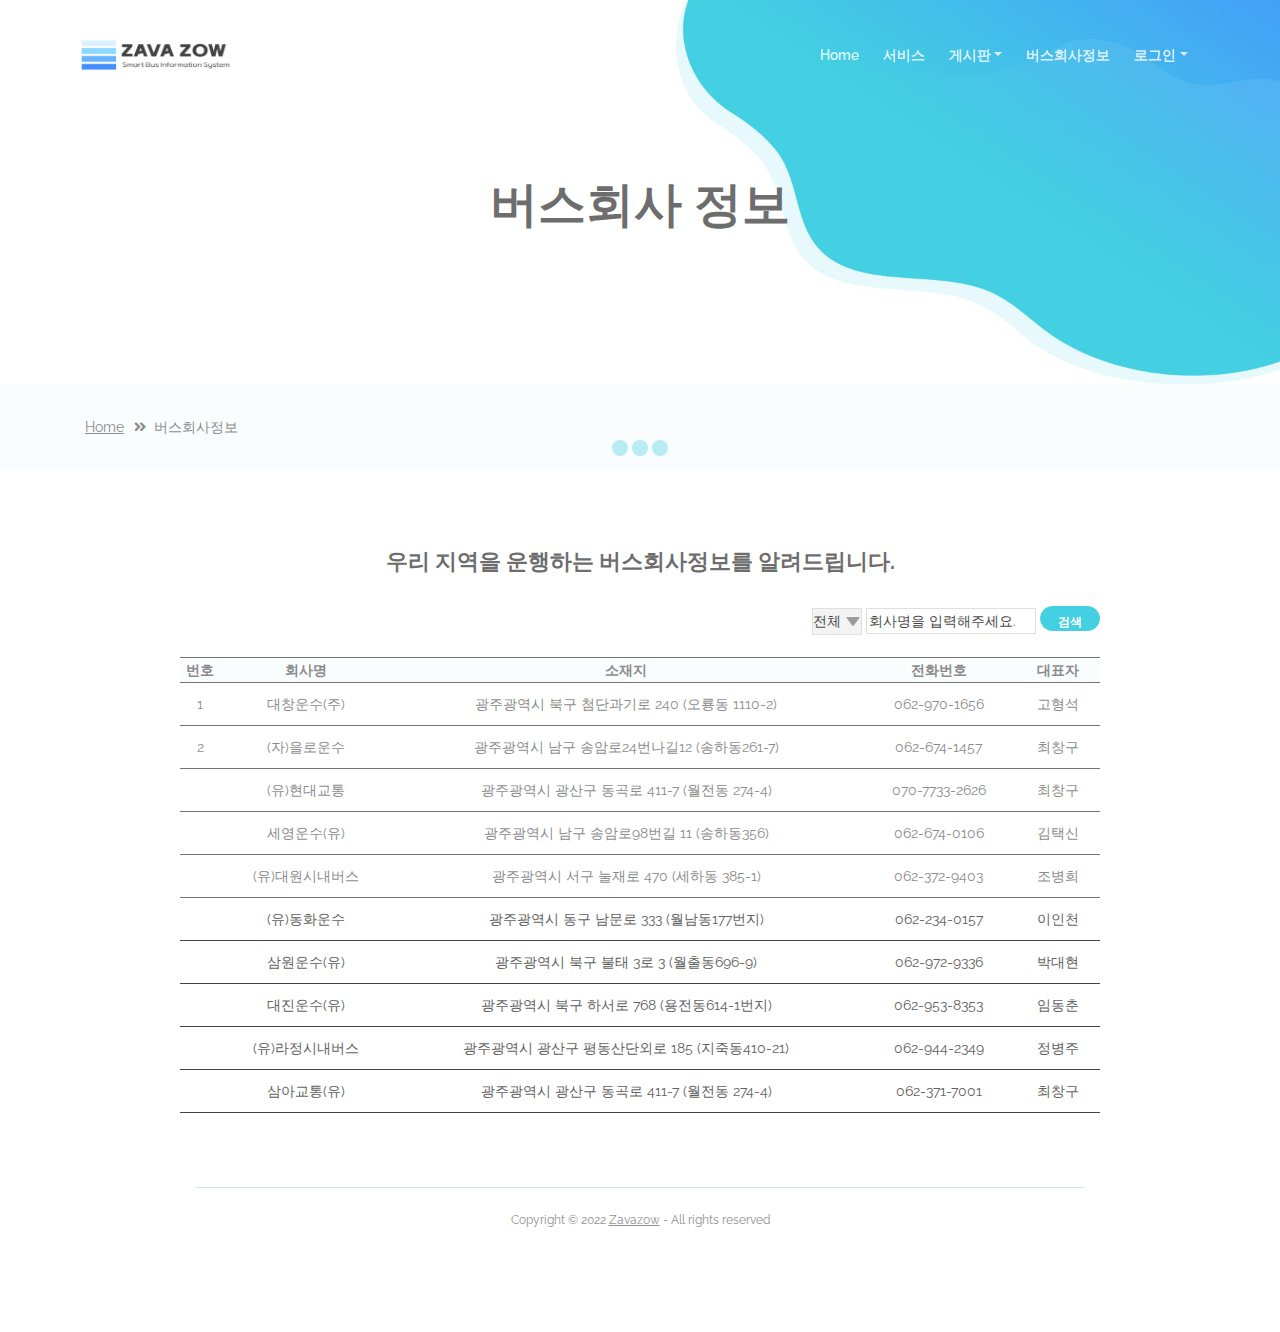
<file: ZAVA_ZOW/WebContent/Company.html>
<!DOCTYPE html>
<html lang="en">
<head>
<meta charset="utf-8">
<meta name="viewport"
	content="width=device-width, initial-scale=1, shrink-to-fit=no">


<!-- Website Title -->
<title>ZAVAZOW - Smart Bus Information System HTML Landing Page Template</title>

<!-- Styles 여긴 필수 -->
<link
	href="https://fonts.googleapis.com/css?family=Raleway:400,400i,600,700,700i&amp;subset=latin-ext"
	rel="stylesheet">
<link href="css/bootstrap.css" rel="stylesheet">
<link href="css/fontawesome-all.css" rel="stylesheet">
<link href="css/swiper.css" rel="stylesheet">
<link href="css/magnific-popup.css" rel="stylesheet">
<link href="css/styles.css" rel="stylesheet">

<!-- 표 style -->
<style>
table {
	width: 100%;
	border-top: 1px solid #444444;
	border-collapse: collapse;
}

thead {
	background-color: #f7fcfd;
}

tr, td {
	border-bottom: 1px solid #444444;
	padding: 10px;
}
</style>


<!-- Favicon  -->
<link rel="icon" href="images/ZAVAZOW_logo.png">

</head>
<body data-spy="scroll" data-target=".fixed-top">

	<!-- Preloader -->
	<div class="spinner-wrapper">
		<div class="spinner">
			<div class="bounce1"></div>
			<div class="bounce2"></div>
			<div class="bounce3"></div>
		</div>
	</div>
	<!-- end of preloader -->


	<!-- Navbar -->
	<nav
		class="navbar navbar-expand-lg navbar-dark navbar-custom fixed-top">
		<!-- Text Logo - Use this if you don't have a graphic logo -->
		<!-- <a class="navbar-brand logo-text page-scroll" href="index.html">Evolo</a> -->

		<!-- Image Logo -->
		<a class="navbar-brand logo-image" href="index.html"><img
			src="./images/JAVA_ZOW_Logo.PNG" id="logo" alt="alternative"></a>


		<!-- Mobile Menu Toggle Button -->
		<button class="navbar-toggler" type="button" data-toggle="collapse"
			data-target="#navbarsExampleDefault"
			aria-controls="navbarsExampleDefault" aria-expanded="false"
			aria-label="Toggle navigation">
			<span class="navbar-toggler-awesome fas fa-bars"></span> <span
				class="navbar-toggler-awesome fas fa-times"></span>
		</button>
		<!-- end of mobile menu toggle button -->

		<div class="collapse navbar-collapse" id="navbarsExampleDefault">
			<ul class="navbar-nav ml-auto">
				<li class="nav-item"><a class="nav-link page-scroll"
					href="index.html#header">Home <span class="sr-only">(current)</span></a>
				</li>
				<li class="nav-item"><a class="nav-link page-scroll"
					href="index.html#services">서비스</a></li>

				<!-- Dropdown Menu -->
				<li class="nav-item dropdown"><a
					class="nav-link dropdown-toggle page-scroll"
					href="board_choice.html" id="navbarDropdown" role="button"
					aria-haspopup="true" aria-expanded="false">게시판</a>
					<div class="dropdown-menu" aria-labelledby="navbarDropdown">
						<a class="dropdown-item" href="terms-conditions.html"><span
							class="item-text">건의 게시판</span></a>
						<div class="dropdown-items-divide-hr"></div>
						<a class="dropdown-item" href="privacy-policy.html"><span
							class="item-text">칭찬 게시판</span></a>
						<div class="dropdown-items-divide-hr"></div>
						<a class="dropdown-item" href="privacy-policy.html"><span
							class="item-text">자유 게시판</span></a>
					</div></li>
				<!-- end of dropdown menu -->

				<li class="nav-item"><a class="nav-link page-scroll"
					href="#">버스회사정보</a></li>
				
				
				
				 <!-- Dropdown Menu -->          
                <li class="nav-item dropdown">
                    <a class="nav-link dropdown-toggle page-scroll" href="#about" id="navbarDropdown" role="button" aria-haspopup="true" aria-expanded="false">로그인</a>
                    <div class="dropdown-menu" aria-labelledby="navbarDropdown">
     
                     <a class="dropdown-item" href="Join_choice.html	"><span class="item-text">회원가입</span></a>   
                        <div class="dropdown-items-divide-hr"></div>
                        
                        
                        
                       <a class="dropdown-item" href="Login.html"><span class="item-text" >로그인</span></a>
                    </div>
                </li>
                <!-- end of dropdown menu -->
                
				
				
				
				
				<!--  <li class="nav-item"><a class="nav-link page-scroll"
					href="Login.html">로그인</a></li>-->
			</ul>

		</div>
	</nav>
	<!-- end of navbar -->
	<!-- end of navbar -->


	<!-- Header -->
	<header id="header" class="ex-header">
		<div class="container">
			<div class="row">
				<div class="col-lg-12">
					<h1>버스회사 정보</h1>
				</div>
				<!-- end of col -->
			</div>
			<!-- end of row -->
		</div>
		<!-- end of container -->
	</header>
	<!-- end of ex-header -->
	<!-- end of header -->


	<!-- Breadcrumbs -->
	<div class="ex-basic-1">
		<div class="container">
			<div class="row">
				<div class="col-lg-12">
					<div class="breadcrumbs">
						<a href="index.html">Home</a><i class="fa fa-angle-double-right"></i><span>버스회사정보</span>
					</div>
					<!-- end of breadcrumbs -->
				</div>
				<!-- end of col -->
			</div>
			<!-- end of row -->
		</div>
		<!-- end of container -->
	</div>
	<!-- end of ex-basic-1 -->
	<!-- end of breadcrumbs -->


	<!-- Terms Content -->
	<div class="ex-basic-2">
		<div class="container">
			<div class="row">
				<div class="col-lg-10 offset-lg-1">
					<div class="text-container">
						<h4 align="center">우리 지역을 운행하는 버스회사정보를 알려드립니다.</h4>
						<br>
						<fieldset>
							<div class="bus_search" align="right">
								<select id="country" name="country" class="sel" title="지역 선택"
									style="width: 50px; height: 27px; border: 1px solid #d4d4d4; color: #000;">
									<option value selected="selected">전체</option>
									<option value="01">광주</option>
									<option value="02">서울</option>
									<option value="03">경기</option>
									<option value="04">인천</option>
									<option value="05">대전</option>
									<option value="06">제주</option>
									<option value="07">울산</option>
									<option value="08">부산</option>
									<option value="09">대구</option>
								</select> 
								<input type="text" id="search" name="search"
									style="width: 170px; border: 1px solid #d4d4d4; color: #000;"
									alt="회사명을 입력해주세요." title="회사명을 입력해주세요."
									onfocus="this.value='';" value="회사명을 입력해주세요.">
								<button type="submit" class="form-control-submit-button"
									style="width: 60px; height: 25px;">검색</button>

							</div>
						</fieldset>
						<br>
						<table>
							<thead>
								<tr align="center">
									<th>번호</th>
									<th>회사명</th>
									<th>소재지</th>
									<th>전화번호</th>
									<th>대표자</th>

								</tr>
							</thead>
							<tbody align="center">
								<tr>
									<td>1</td>
									<td>대창운수(주)</td>
									<td>광주광역시 북구 첨단과기로 240 (오룡동 1110-2)</td>
									<td>062-970-1656</td>
									<td>고형석</td>
								</tr>
								<tr>
									<td>2</td>
									<td>(자)을로운수</td>
									<td>광주광역시 남구 송암로24번나길12 (송하동261-7)</td>
									<td>062-674-1457</td>
									<td>최창구</td>
								</tr>
								<tr>
									<td></td>
									<td>(유)현대교통</td>
									<td>광주광역시 광산구 동곡로 411-7 (월전동 274-4)</td>
									<td>070-7733-2626</td>
									<td>최창구</td>
								</tr>
								<tr>
									<td></td>
									<td>세영운수(유)</td>
									<td>광주광역시 남구 송암로98번길 11 (송하동356)</td>
									<td>062-674-0106</td>
									<td>김택신</td>
								</tr>
								<tr>
									<td></td>
									<td>(유)대원시내버스</td>
									<td>광주광역시 서구 눌재로 470 (세하동 385-1)</td>
									<td>062-372-9403</td>
									<td>조병희</td>
								</tr>
								<tr>
									<td></td>
									<td>(유)동화운수</td>
									<td>광주광역시 동구 남문로 333 (월남동177번지)</td>
									<td>062-234-0157</td>
									<td>이인천</td>
								</tr>
								<tr>
									<td></td>
									<td>삼원운수(유)</td>
									<td>광주광역시 북구 불태 3로 3 (월출동696-9)</td>
									<td>062-972-9336</td>
									<td>박대현</td>
								</tr>
								<tr>
									<td></td>
									<td>대진운수(유)</td>
									<td>광주광역시 북구 하서로 768 (용전동614-1번지)</td>
									<td>062-953-8353</td>
									<td>임동춘</td>
								</tr>
								<tr>
									<td></td>
									<td>(유)라정시내버스</td>
									<td>광주광역시 광산구 평동산단외로 185 (지죽동410-21)</td>
									<td>062-944-2349</td>
									<td>정병주</td>
								</tr>
								<tr>
									<td></td>
									<td>삼아교통(유)</td>
									<td>광주광역시 광산구 동곡로 411-7 (월전동 274-4)</td>
									<td>062-371-7001</td>
									<td>최창구</td>
								</tr>

							</tbody>
						</table>
					</div>
					<!-- end of text-container -->


					<!-- Copyright -->
					<div class="copyright">
						<div class="container">
							<div class="row">
								<div class="col-lg-12">
									<p class="p-small">
										Copyright © 2022 <a href="https://www.smhrd.or.kr">Zavazow</a> -
										All rights reserved
									</p>
								</div>
								<!-- end of col -->
							</div>
							<!-- enf of row -->
						</div>
						<!-- end of container -->
					</div>
					<!-- end of copyright -->
					<!-- end of copyright -->


					<!-- Scripts -->
					<script src="js/jquery.min.js"></script>
					<!-- jQuery for Bootstrap's JavaScript plugins -->
					<script src="js/popper.min.js"></script>
					<!-- Popper tooltip library for Bootstrap -->
					<script src="js/bootstrap.min.js"></script>
					<!-- Bootstrap framework -->
					<script src="js/jquery.easing.min.js"></script>
					<!-- jQuery Easing for smooth scrolling between anchors -->
					<script src="js/swiper.min.js"></script>
					<!-- Swiper for image and text sliders -->
					<script src="js/jquery.magnific-popup.js"></script>
					<!-- Magnific Popup for lightboxes -->
					<script src="js/validator.min.js"></script>
					<!-- Validator.js - Bootstrap plugin that validates forms -->
					<script src="js/scripts.js"></script>
					<!-- Custom scripts -->
</body>
</html>
</file>
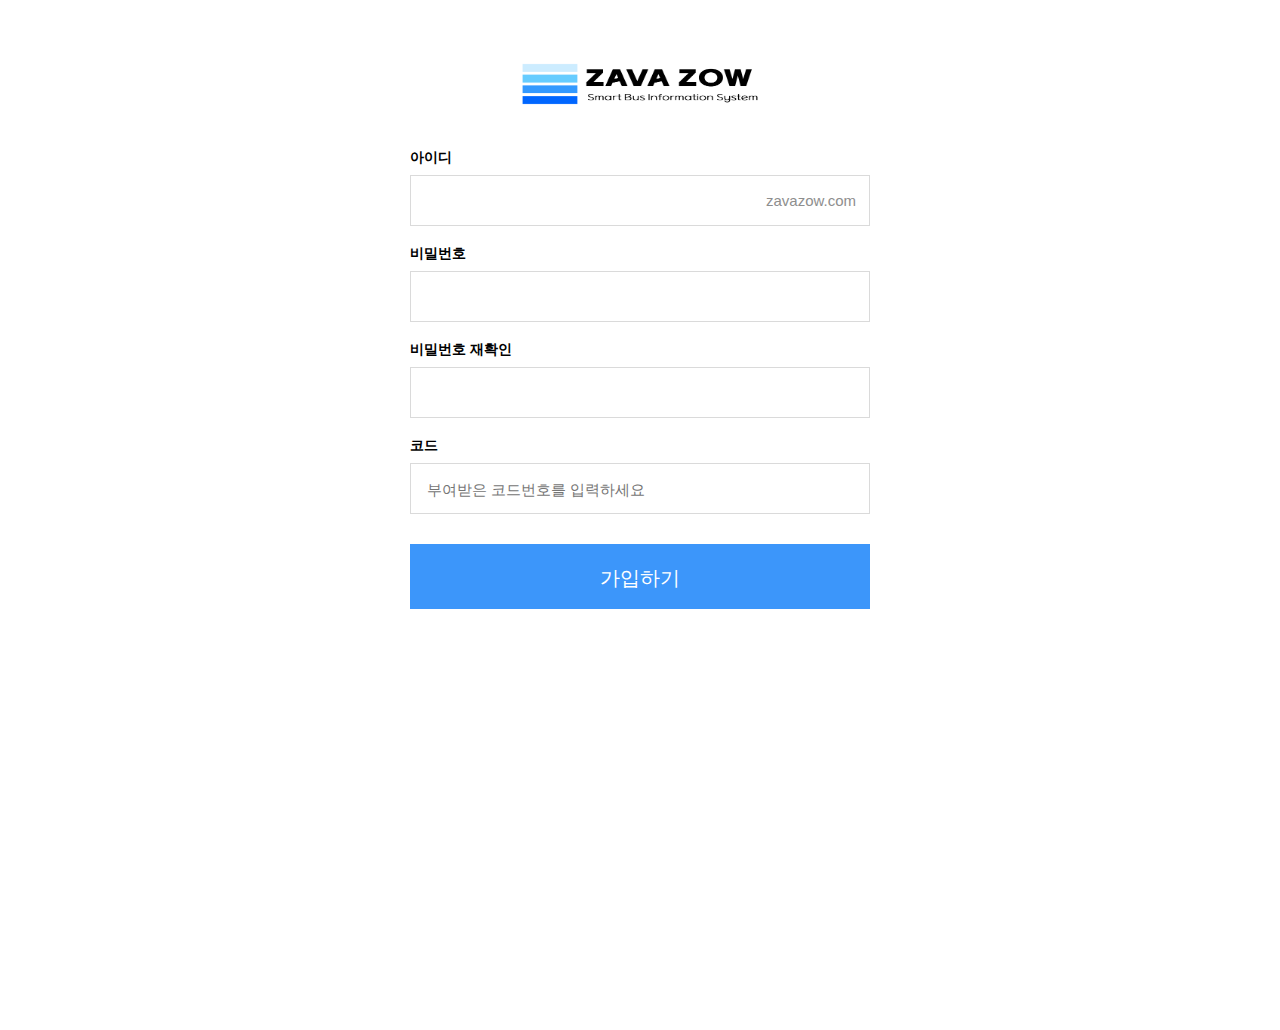
<file: ZAVA_ZOW/WebContent/Join_admin.html>
<!DOCTYPE html>
<html>
<head>
<meta charset="EUC-KR">
<title>Join</title>
<link rel="stylesheet" href="./css/Join.css">
</head>
<body>
	<!-- header -->
	<div id="header">
		<a href="index.html" target="_self" title="������������ �̵�"><img src="./images/JAVA_ZOW_Logo.PNG" id="logo"></a>
	</div>
	
	<!-- wrapper -->
	<div id="wrapper">

		<!-- content-->
		<div id="content">

			<form action="#">

				<!-- ID -->
				<div>
					<h3 class="join_title">
						<label for="id">���̵�</label>
					</h3>
					<span class="box int_id">
						<input type="text" id="id" class="int" maxlength="20">
						<span class="step_url">zavazow.com</span>
					</span>
					<span class="error_next_box"></span>
				</div>

				<!-- PW1 -->
				<div>
					<h3 class="join_title">
						<label for="pswd1">��й�ȣ</label>
					</h3>
					<span class="box int_pass">
						<input type="text" id="pswd1" class="int" maxlength="20">
						<span id="alertTxt">���Ұ�</span>
					</span>
					<span class="error_next_box"></span>
				</div>

				<!-- PW2 -->
				<div>
					<h3 class="join_title">
						<label for="pswd2">��й�ȣ ��Ȯ��</label>
					</h3>
					<span class="box int_pass_check">
						<input type="text" id="pswd2" class="int" maxlength="20">
					</span>
					<span class="error_next_box"></span>
				</div>

				<!-- CODE -->
				<div>
					<h3 class="join_title">
						<label for="code">�ڵ�</label>
					</h3>
					<span class="box int_code">
						<input type="text" id="code" class="int" maxlength="20" placeholder="�ο����� �ڵ��ȣ�� �Է��ϼ���">
					</span>
					<span class="error_next_box"></span>
				</div>

				<!-- JOIN BTN-->
				<div class="btn_area">
					<button type="button" id="btnJoin" style="background-color: #3c96fa">
						<span>�����ϱ�</span>
					</button>
				</div>

			</form>

		</div>
		<!-- content-->

	</div>
	<!-- wrapper -->

</body>
</html>
</file>
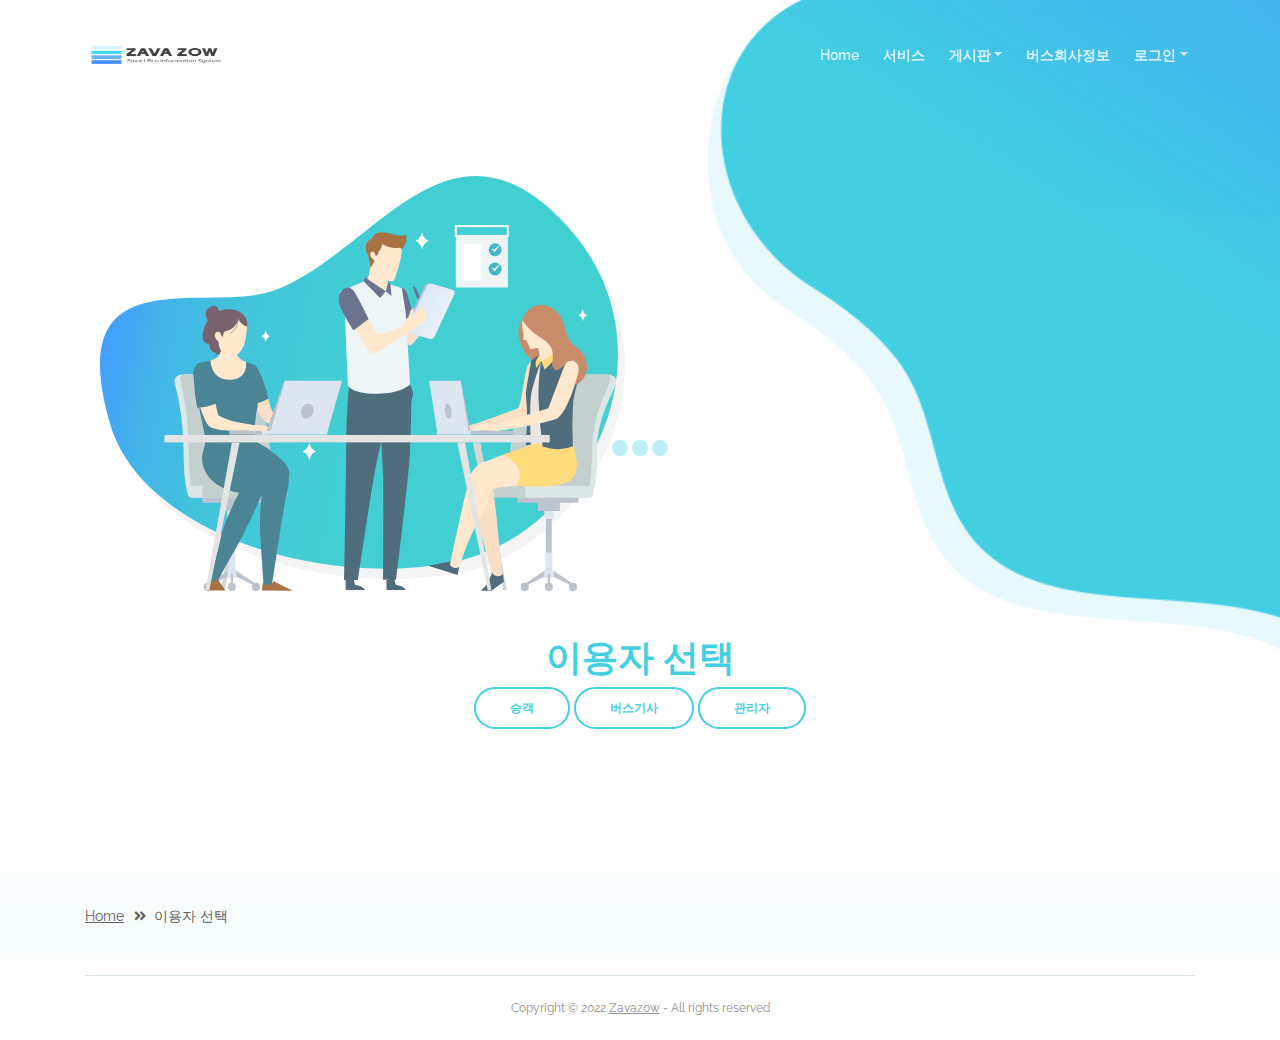
<file: ZAVA_ZOW/WebContent/Join_choice.html>
<!DOCTYPE html>
<html lang="en">
<head>
    <meta charset="utf-8">
    <meta name="viewport" content="width=device-width, initial-scale=1, shrink-to-fit=no">
    
    <!-- SEO Meta Tags -->
    <meta name="description" content="Create a stylish landing page for your business startup and get leads for the offered services with this HTML landing page template.">
    <meta name="author" content="Inovatik">

    <!-- OG Meta Tags to improve the way the post looks when you share the page on LinkedIn, Facebook, Google+ -->
	<meta property="og:site_name" content="" /> <!-- website name -->
	<meta property="og:site" content="" /> <!-- website link -->
	<meta property="og:title" content=""/> <!-- title shown in the actual shared post -->
	<meta property="og:description" content="" /> <!-- description shown in the actual shared post -->
	<meta property="og:image" content="" /> <!-- image link, make sure it's jpg -->
	<meta property="og:url" content="" /> <!-- where do you want your post to link to -->
	<meta property="og:type" content="article" />

    <!-- Website Title -->
    <title>ZAVAZOW - Smart Bus Information System HTML Landing Page Template</title>
    
    <!-- Styles -->
    <link href="https://fonts.googleapis.com/css?family=Raleway:400,400i,600,700,700i&amp;subset=latin-ext" rel="stylesheet">
    <link href="css/bootstrap.css" rel="stylesheet">
    <link href="css/fontawesome-all.css" rel="stylesheet">
    <link href="css/swiper.css" rel="stylesheet">
	<link href="css/magnific-popup.css" rel="stylesheet">
	<link href="css/styles.css" rel="stylesheet">
	
	<!-- Favicon  -->
   <link rel="icon" href="images/ZAVAZOW_logo.png">
    
</head>
<body data-spy="scroll" data-target=".fixed-top">
    
    <!-- Preloader -->
	<div class="spinner-wrapper">
        <div class="spinner">
            <div class="bounce1"></div>
            <div class="bounce2"></div>
            <div class="bounce3"></div>
        </div>
    </div>
    <!-- end of preloader -->
    

    <!-- Navbar -->
    <nav class="navbar navbar-expand-lg navbar-dark navbar-custom fixed-top">
        <!-- Text Logo - Use this if you don't have a graphic logo -->
        <!-- <a class="navbar-brand logo-text page-scroll" href="index.html">Evolo</a> -->

        <!-- Image Logo -->
        <a class="navbar-brand logo-image" href="index.html"><img src="images/ZAVAZOW_logo.png" alt="alternative"></a>
        
        <!-- Mobile Menu Toggle Button -->
        <button class="navbar-toggler" type="button" data-toggle="collapse" data-target="#navbarsExampleDefault" aria-controls="navbarsExampleDefault" aria-expanded="false" aria-label="Toggle navigation">
            <span class="navbar-toggler-awesome fas fa-bars"></span>
            <span class="navbar-toggler-awesome fas fa-times"></span>
        </button>
        <!-- end of mobile menu toggle button -->

        <div class="collapse navbar-collapse" id="navbarsExampleDefault">
            <ul class="navbar-nav ml-auto">
                <li class="nav-item">
                    <a class="nav-link page-scroll" href="index.html">Home <span class="sr-only">(current)</span></a>
                </li>
                <li class="nav-item">
                    <a class="nav-link page-scroll" href="#services">서비스</a>
                </li>
                
                <li class="nav-item dropdown">
                    <a class="nav-link dropdown-toggle page-scroll" href="#about" id="navbarDropdown" role="button" aria-haspopup="true" aria-expanded="false">게시판</a>
                    <div class="dropdown-menu" aria-labelledby="navbarDropdown">
                        <a class="dropdown-item" href="terms-conditions.html"><span class="item-text">건의게시판</span></a>
                        <div class="dropdown-items-divide-hr"></div>
                        <a class="dropdown-item" href="privacy-policy.html"><span class="item-text">칭찬게시판</span></a>
                        <div class="dropdown-items-divide-hr"></div>
                        <a class="dropdown-item" href="privacy-policy.html"><span class="item-text">자유게시판</span></a>
                    </div>
                
                
                </li>
                
                <li class="nav-item">
                    <a class="nav-link page-scroll" href="Company.html">버스회사정보</a>
                </li>
                
                

                <!-- Dropdown Menu -->          
                <li class="nav-item dropdown">
                    <a class="nav-link dropdown-toggle page-scroll" href="#about" id="navbarDropdown" role="button" aria-haspopup="true" aria-expanded="false">로그인</a>
                    <div class="dropdown-menu" aria-labelledby="navbarDropdown">
     
                     <a class="dropdown-item" href="Join_choice.html	"><span class="item-text">회원가입</span></a>   
                        <div class="dropdown-items-divide-hr"></div>
                        
                        
                        
                       <a class="dropdown-item" href="Login.html"><span class="item-text" >로그인</span></a>
                    </div>
                </li>
                <!-- end of dropdown menu -->
                
            </ul>
                </span>
            </span>
        </div>
    </nav> <!-- end of navbar -->
    <!-- end of navbar -->



 


    <!-- Header -->
    <header id="header" class="ex-header">
              <div class="container">
            <div class="row">
                <div class="col-lg-12">
                   
                   
                   
                   <div class="col-lg-6">
                        <div class="image-container">
                            <img class="img-fluid" src="images/details-2-office-team-work.svg" alt="alternative">
</div>
</div>
          <br>   
          <br>          
          <h2>이용자 선택</h2>
                    
    <a class="btn-outline-reg back" href="Join_psg.jsp">승객</a>
    <a class="btn-outline-reg back" href="Join_driver.jsp">버스기사</a>
    <a class="btn-outline-reg back" href="Join_admin.jsp">관리자</a>
	  <!-- btn-solid-lg page-scroll -->
                   
                   
                   
                   
                   
                   
                   
	
	
	<!-- <a href="Join_psg.html"><button>승객</button></a>
	<a href="Join_driver.html"><button>버스기사</button></a>
	<a href="Join_admin.html"><button>관리자</button></a> -->
                </div> <!-- end of col -->
            </div> <!-- end of row -->
        </div> <!-- end of container -->
    </header> <!-- end of ex-header -->
    <!-- end of header -->


    <!-- Breadcrumbs -->
    <div class="ex-basic-1">
        <div class="container">
            <div class="row">
                <div class="col-lg-12">
                    <div class="breadcrumbs">
                        <a href="index.html">Home</a><i class="fa fa-angle-double-right"></i><span>이용자 선택</span>
                    </div> <!-- end of breadcrumbs -->
                </div> <!-- end of col -->
            </div> <!-- end of row -->
        </div> <!-- end of container -->
    </div> <!-- end of ex-basic-1 -->
    <!-- end of breadcrumbs -->
   
 
	
     

    

    <!-- Copyright -->
    <div class="copyright">
        <div class="container">
            <div class="row">
                <div class="col-lg-12">
                    <p class="p-small">Copyright © 2022 <a href="https://www.smhrd.or.kr">Zavazow</a> - All rights reserved</p>
                </div> <!-- end of col -->
            </div> <!-- enf of row -->
        </div> <!-- end of container -->
    </div> <!-- end of copyright --> 
    <!-- end of copyright -->

	
    <!-- Scripts -->
    <script src="js/jquery.min.js"></script> <!-- jQuery for Bootstrap's JavaScript plugins -->
    <script src="js/popper.min.js"></script> <!-- Popper tooltip library for Bootstrap -->
    <script src="js/bootstrap.min.js"></script> <!-- Bootstrap framework -->
    <script src="js/jquery.easing.min.js"></script> <!-- jQuery Easing for smooth scrolling between anchors -->
    <script src="js/swiper.min.js"></script> <!-- Swiper for image and text sliders -->
    <script src="js/jquery.magnific-popup.js"></script> <!-- Magnific Popup for lightboxes -->
    <script src="js/validator.min.js"></script> <!-- Validator.js - Bootstrap plugin that validates forms -->
    <script src="js/scripts.js"></script> <!-- Custom scripts -->
</body>
</html>
</file>
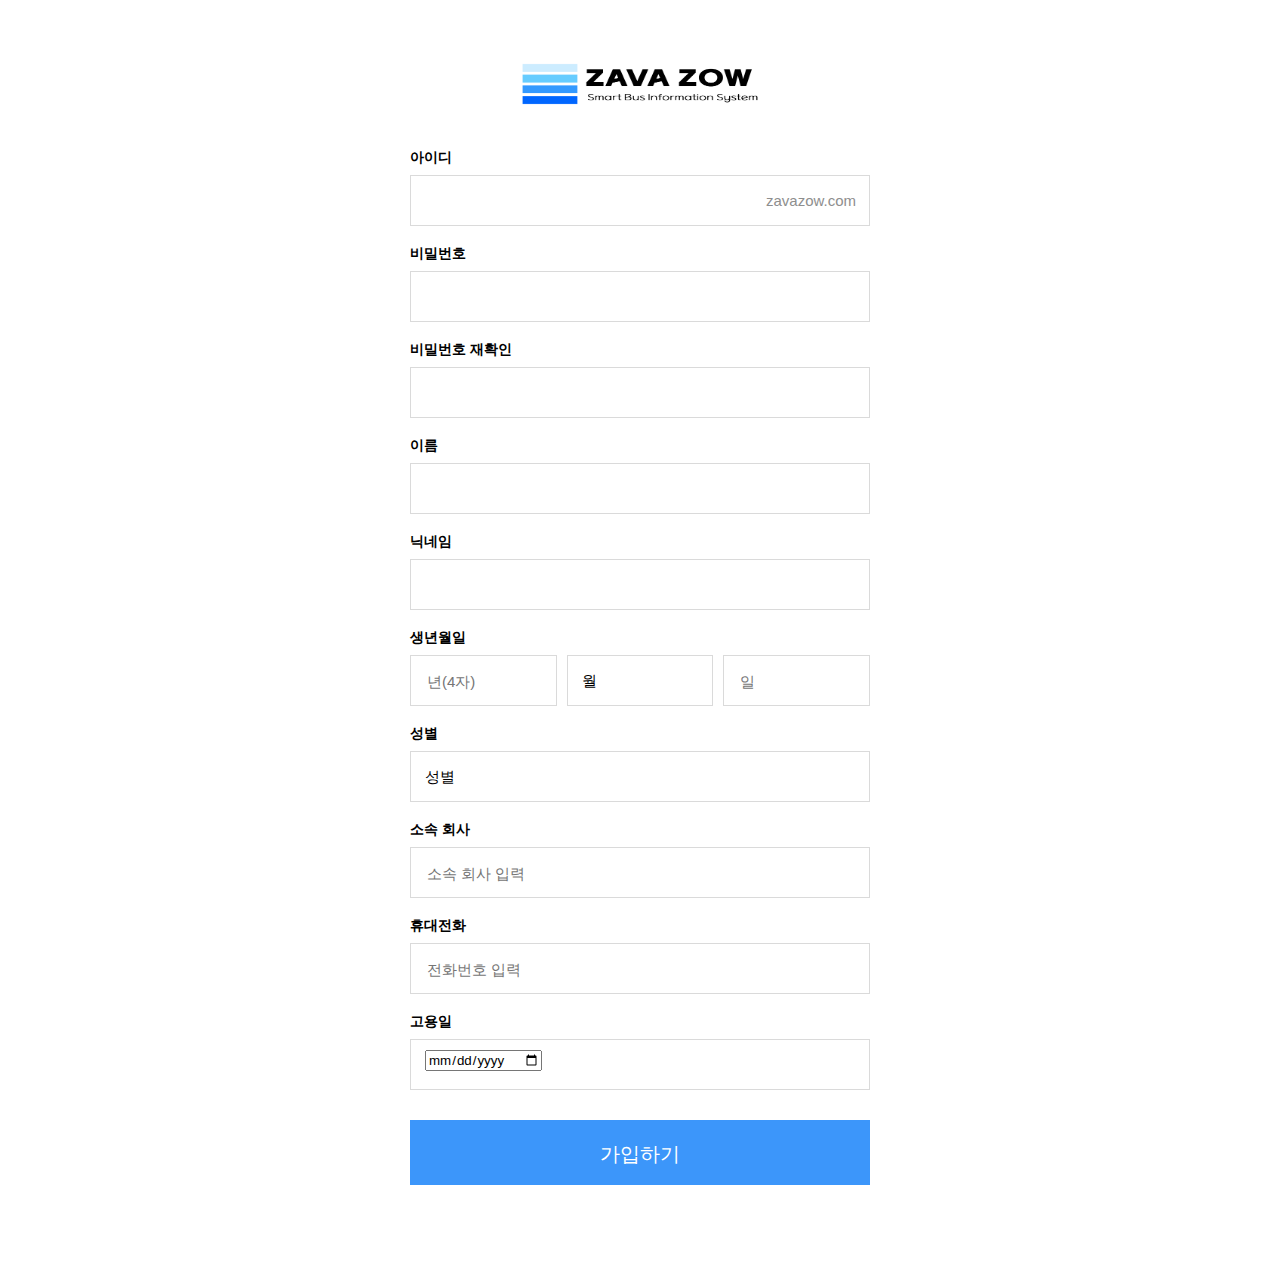
<file: ZAVA_ZOW/WebContent/Join_driver.html>
<!DOCTYPE html>
<html>
<head>
<meta charset="EUC-KR">
<title>Join</title>
<link rel="stylesheet" href="./css/Join.css">
</head>
<body>
	<!-- header -->
	<div id="header">
		<a href="index.html" target="_self" title="������������ �̵�"><img src="./images/JAVA_ZOW_Logo.PNG" id="logo"></a>
	</div>
	
	<!-- wrapper -->
	<div id="wrapper">

		<!-- content-->
		<div id="content">

			<form action="#">
			
				<!-- ID -->
				<div>
					<h3 class="join_title">
						<label for="id">���̵�</label>
					</h3>
					<span class="box int_id">
						<input type="text" id="id" class="int" maxlength="20">
						<span class="step_url">zavazow.com</span>
					</span>
					<span class="error_next_box"></span>
				</div>

				<!-- PW1 -->
				<div>
					<h3 class="join_title">
						<label for="pswd1">��й�ȣ</label>
					</h3>
					<span class="box int_pass">
						<input type="text" id="pswd1" class="int" maxlength="20">
						<span id="alertTxt">���Ұ�</span>
					</span>
					<span class="error_next_box"></span>
				</div>

				<!-- PW2 -->
				<div>
					<h3 class="join_title">
						<label for="pswd2">��й�ȣ ��Ȯ��</label>
					</h3>
					<span class="box int_pass_check">
						<input type="text" id="pswd2" class="int" maxlength="20">
					</span>
					<span class="error_next_box"></span>
				</div>

				<!-- NAME -->
				<div>
					<h3 class="join_title">
						<label for="name">�̸�</label>
					</h3>
					<span class="box int_name">
						<input type="text" id="name" class="int" maxlength="20">
					</span>
					<span class="error_next_box"></span>
				</div>
				
				<!-- NICK -->
				<div>
					<h3 class="join_title">
						<label for="nick">�г���</label>
					</h3>
					<span class="box int_nick">
						<input type="text" id="name" class="int" maxlength="20">
					</span>
					<span class="error_next_box"></span>
				</div>

				<!-- BIRTH -->
				<div>
					<h3 class="join_title">
						<label for="yy">�������</label>
					</h3>

					<div id="bir_wrap">
					
						<!-- BIRTH_YY -->
						<div id="bir_yy">
							<span class="box">
								<input type="text" id="yy" class="int" maxlength="4" placeholder="��(4��)">
							</span>
						</div>

						<!-- BIRTH_MM -->
						<div id="bir_mm">
							<span class="box"> <select id="mm" class="sel">
									<option>��</option>
									<option value="01">1</option>
									<option value="02">2</option>
									<option value="03">3</option>
									<option value="04">4</option>
									<option value="05">5</option>
									<option value="06">6</option>
									<option value="07">7</option>
									<option value="08">8</option>
									<option value="09">9</option>
									<option value="10">10</option>
									<option value="11">11</option>
									<option value="12">12</option>
							</select>
							</span>
						</div>

						<!-- BIRTH_DD -->
						<div id="bir_dd">
							<span class="box">
								<input type="text" id="dd" class="int" maxlength="2" placeholder="��">
							</span>
						</div>

					</div>
					<span class="error_next_box"></span>
				</div>

				<!-- GENDER -->
				<div>
					<h3 class="join_title">
						<label for="gender">����</label>
					</h3>
					<span class="box gender_code">
						<select id="gender" class="sel">
							<option>����</option>
							<option value="M">����</option>
							<option value="F">����</option>
						</select>
					</span>
					<span class="error_next_box">�ʼ� �����Դϴ�.</span>
				</div>

				<!-- CARD -->
				<div>
					<h3 class="join_title">
						<label for="card_num">�Ҽ� ȸ��</label>
					</h3>
					<span class="box int_company">
						<input type="text" id="company" class="int" maxlength="16" placeholder="�Ҽ� ȸ�� �Է�">
					</span>
					<span class="error_next_box">ī���ȣ�� �ٽ� Ȯ�����ּ���.</span>
				</div>

				<!-- MOBILE -->
				<div>
					<h3 class="join_title">
						<label for="phoneNo">�޴���ȭ</label>
					</h3>
					<span class="box int_mobile">
						<input type="tel" id="mobile" class="int" maxlength="16" placeholder="��ȭ��ȣ �Է�">
					</span>
					<span class="error_next_box"></span>
				</div>

				<!-- HIRE DATE -->
				<div>
					<h3 class="join_title">
						<label for="hire_date">������</label>
					</h3>
					<span class="box hire_date">
						<input type="date" style="length: 50">
					</span>
					<span class="error_next_box">�ʼ� �����Դϴ�.</span>
				</div>

				<!-- JOIN BTN-->
				<div class="btn_area">
					<button type="button" id="btnJoin" style="background-color: #3c96fa">
						<span>�����ϱ�</span>
					</button>
				</div>

			</form>

		</div>
		<!-- content-->

	</div>
	<!-- wrapper -->

</body>
</html>
</file>
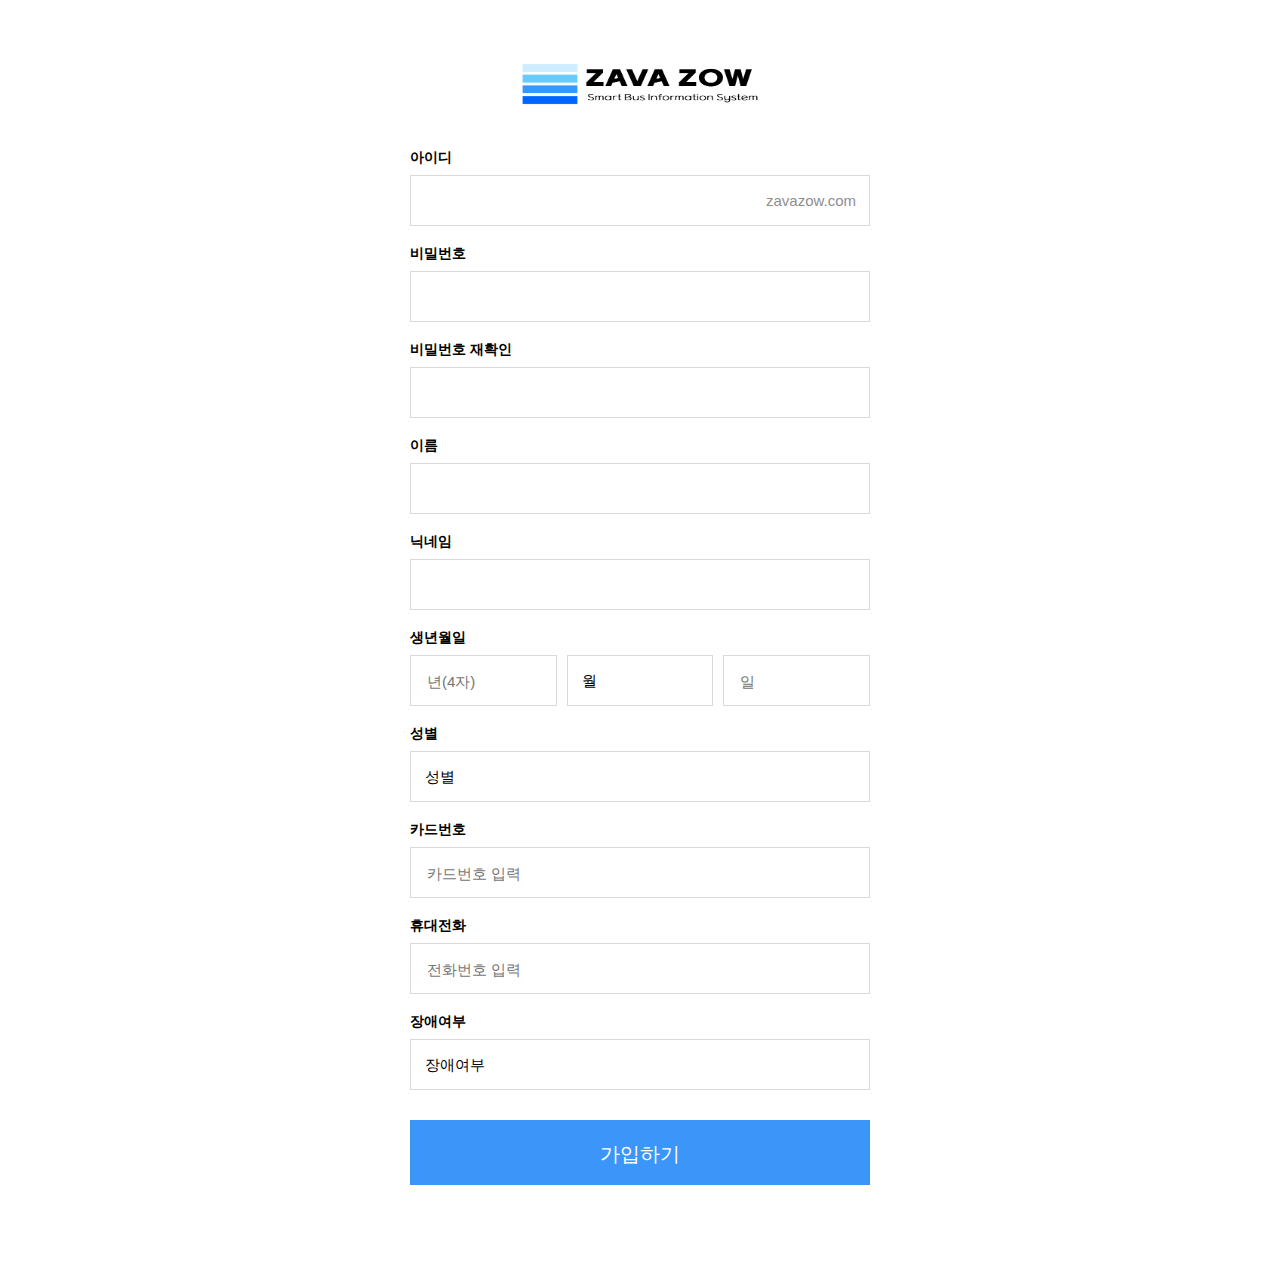
<file: ZAVA_ZOW/WebContent/Join_psg.html>
<!DOCTYPE html>
<html>
<head>
<meta charset="utf-8">
<title>Join</title>
<link rel="stylesheet" href="./css/Join.css">
</head>
<body>


	<!-- header -->
	
	
	<div id="header">
		<a href="index.html" target="_self" title="메인페이지로 이동"><img src="./images/JAVA_ZOW_Logo.PNG" id="logo"></a>
	</div>
	
		
	<!-- wrapper -->
	<div id="wrapper">

		<!-- content-->
		<div id="content">

			<form action="#">

				<!-- ID -->
				<div>
					<h3 class="join_title">
						<label for="id">아이디</label>
					</h3>
					<span class="box int_id">
						<input type="text" id="id" class="int" maxlength="20">
						<span class="step_url">zavazow.com</span>
					</span>
					<span class="error_next_box"></span>
				</div>

				<!-- PW1 -->
				<div>
					<h3 class="join_title">
						<label for="pswd1">비밀번호</label>
					</h3>
					<span class="box int_pass">
						<input type="text" id="pswd1" class="int" maxlength="20">
						<span id="alertTxt">사용불가</span>
					</span>
					<span class="error_next_box"></span>
				</div>

				<!-- PW2 -->
				<div>
					<h3 class="join_title">
						<label for="pswd2">비밀번호 재확인</label>
					</h3>
					<span class="box int_pass_check">
					<input type="text" id="pswd2" class="int" maxlength="20">
					</span>
					<span class="error_next_box"></span>
				</div>

				<!-- NAME -->
				<div>
					<h3 class="join_title">
						<label for="name">이름</label>
					</h3>
					<span class="box int_name">
						<input type="text" id="name" class="int" maxlength="20">
					</span>
					<span class="error_next_box"></span>
				</div>
				
				<!-- NICK -->
				<div>
					<h3 class="join_title">
						<label for="nick">닉네임</label>
					</h3>
					<span class="box int_nick">
					<input type="text" id="name" class="int" maxlength="20">
					</span>
					<span class="error_next_box"></span>
				</div>

				<!-- BIRTH -->
				<div>
					<h3 class="join_title">
						<label for="yy">생년월일</label>
					</h3>

					<div id="bir_wrap">
					
						<!-- BIRTH_YY -->
						<div id="bir_yy">
							<span class="box">
								<input type="text" id="yy" class="int" maxlength="4" placeholder="년(4자)">
							</span>
						</div>

						<!-- BIRTH_MM -->
						<div id="bir_mm">
							<span class="box"> <select id="mm" class="sel">
									<option>월</option>
									<option value="01">1</option>
									<option value="02">2</option>
									<option value="03">3</option>
									<option value="04">4</option>
									<option value="05">5</option>
									<option value="06">6</option>
									<option value="07">7</option>
									<option value="08">8</option>
									<option value="09">9</option>
									<option value="10">10</option>
									<option value="11">11</option>
									<option value="12">12</option>
							</select>
							</span>
						</div>

						<!-- BIRTH_DD -->
						<div id="bir_dd">
							<span class="box">
								<input type="text" id="dd" class="int" maxlength="2" placeholder="일">
							</span>
						</div>

					</div>
					<span class="error_next_box"></span>
				</div>

				<!-- GENDER -->
				<div>
					<h3 class="join_title">
						<label for="gender">성별</label>
					</h3>
					<span class="box gender_code">
						<select id="gender" class="sel">
							<option>성별</option>
							<option value="M">남자</option>
							<option value="F">여자</option>
						</select>
					</span>
					<span class="error_next_box">필수 정보입니다.</span>
				</div>

				<!-- CARD -->
				<div>
					<h3 class="join_title">
						<label for="card_num">카드번호</label>
					</h3>
					<span class="box int_card">
						<input type="text" id="card_num" class="int" maxlength="16" placeholder="카드번호 입력">
					</span>
					<span class="error_next_box">카드번호를 다시 확인해주세요.</span>
				</div>

				<!-- MOBILE -->
				<div>
					<h3 class="join_title">
						<label for="phoneNo">휴대전화</label>
					</h3>
					<span class="box int_mobile">
						<input type="tel" id="mobile" class="int" maxlength="16" placeholder="전화번호 입력">
					</span>
					<span class="error_next_box"></span>
				</div>

				<!-- HANDICAPPED -->
				<div>
					<h3 class="join_title">
						<label for="handicpped">장애여부</label>
					</h3>
					<span class="box handicpped">
						<select id="handicpped" class="sel">
							<option>장애여부</option>
							<option value="Y">예</option>
							<option value="N">아니오</option>
						</select>
					</span>
					<span class="error_next_box">필수 정보입니다.</span>
				</div>

				<!-- JOIN BTN-->
				<div class="btn_area">
					<button type="button" id="btnJoin" style="background-color: #3c96fa">
						<span>가입하기</span>
					</button>
				</div>

			</form>

		</div>
		<!-- content-->

	</div>
	<!-- wrapper -->



</body>
</html>
</file>
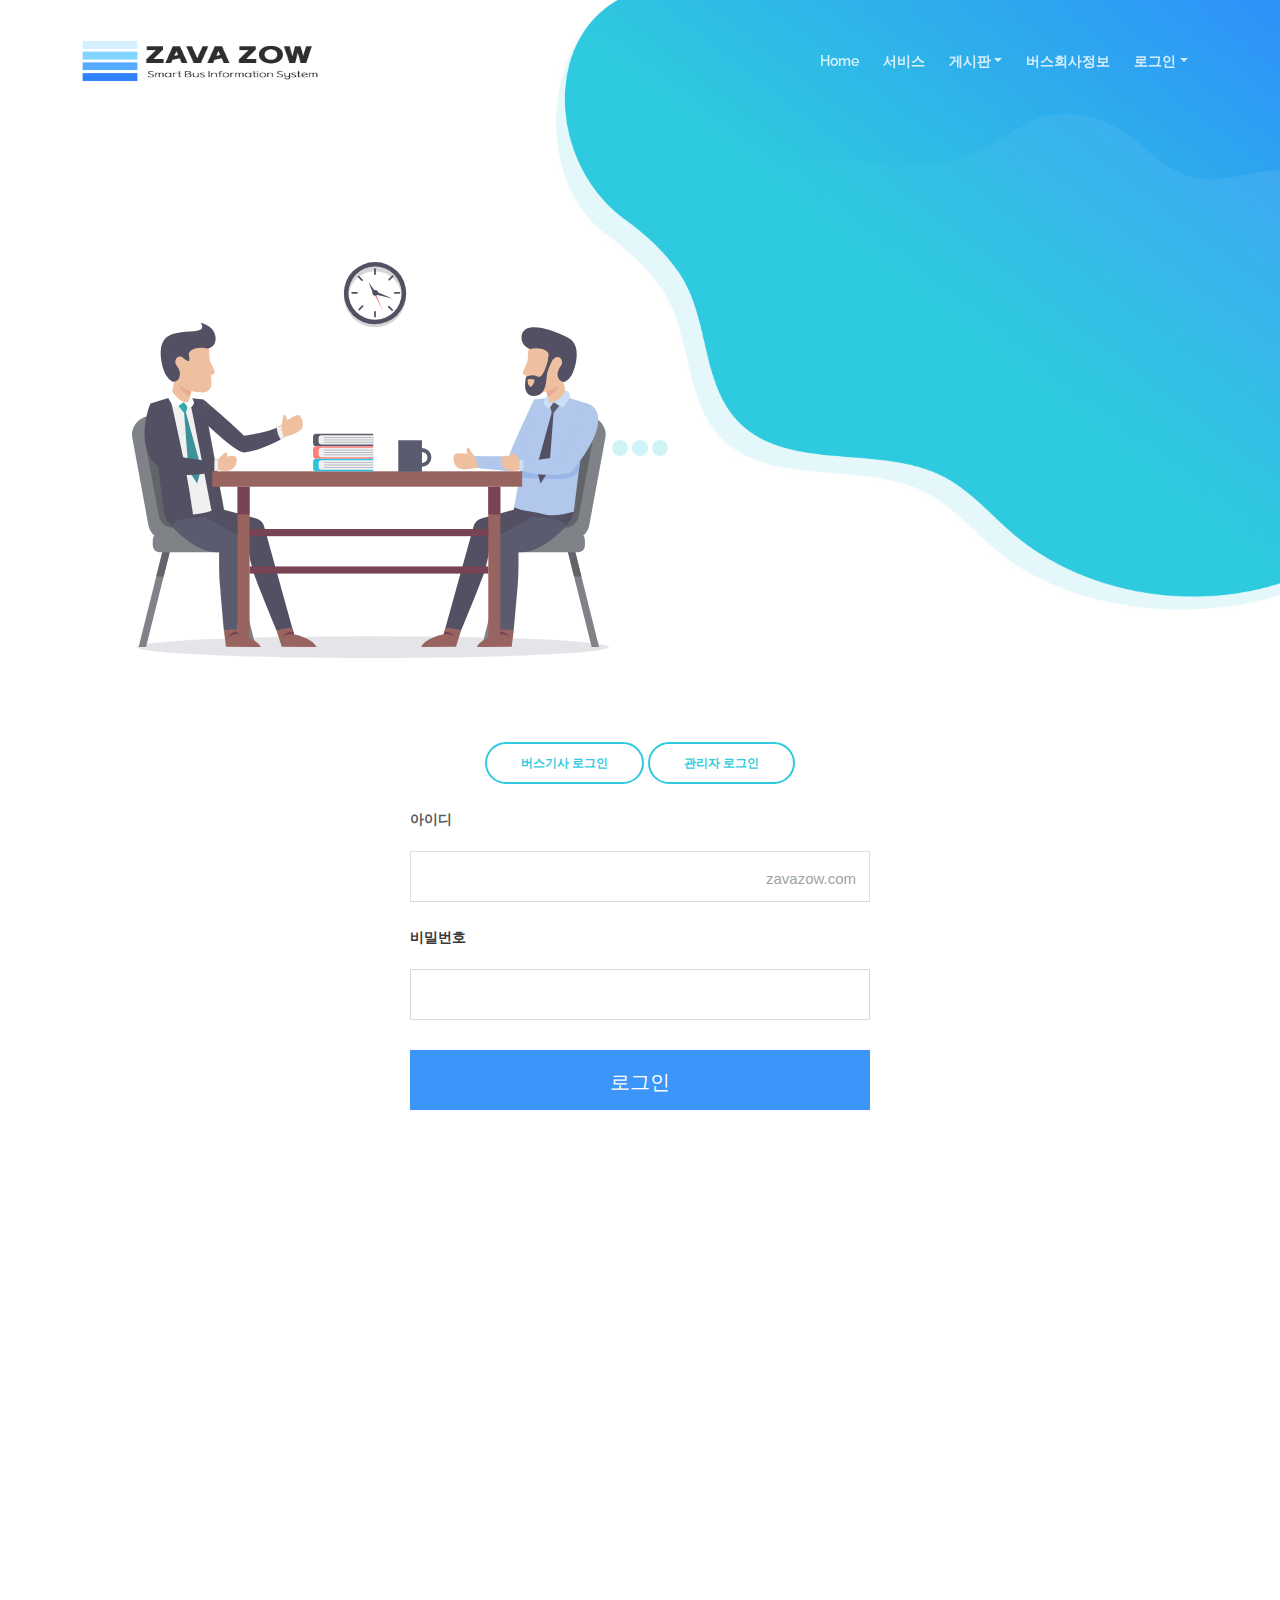
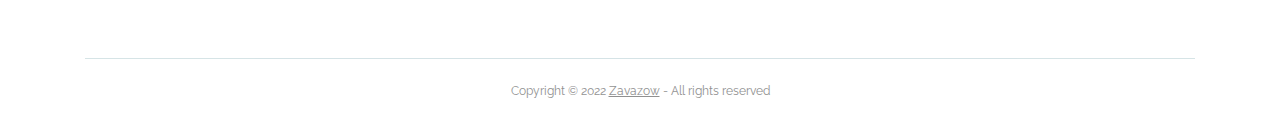
<file: ZAVA_ZOW/WebContent/Login.html>
<!DOCTYPE html>

<html lang="en">
<head>
<meta charset="utf-8">
<meta name="viewport"
	content="width=device-width, initial-scale=1, shrink-to-fit=no">


<!-- Website Title -->
<title>ZAVAZOW - Smart Bus Information System HTML Landing Page
	Template</title>

<!-- Styles 여긴 필수 -->
<link
	href="https://fonts.googleapis.com/css?family=Raleway:400,400i,600,700,700i&amp;subset=latin-ext"
	rel="stylesheet">
<link href="css/bootstrap.css" rel="stylesheet">
<link href="css/fontawesome-all.css" rel="stylesheet">
<link href="css/swiper.css" rel="stylesheet">
<link href="css/magnific-popup.css" rel="stylesheet">
<link href="css/styles.css" rel="stylesheet">


<!-- 표 style -->
<style>
body {
	margin: 0;
	height: 100%;
	background: white;
	font-family: Dotum, '돋움', Helvetica, sans-serif;
}

#logo {
	width: 240px;
	height: 44px;
	cursor: pointer;
}

#header {
	padding-top: 62px;
	padding-bottom: 20px;
	text-align: center;
}

#wrapper {
	position: relative;
	height: 100%;
}

#content {
	position: absolute;
	left: 50%;
	transform: translate(-50%);
	width: 460px;
}

/* 입력폼 */
h3 {
	margin: 19px 0 8px;
	font-size: 14px;
	font-weight: 700;
}

.box {
	display: block;
	width: 100%;
	height: 51px;
	border: solid 1px #dadada;
	padding: 10px 14px 10px 14px;
	box-sizing: border-box;
	background: #fff;
	position: relative;
}

.int {
	display: block;
	position: relative;
	width: 100%;
	height: 29px;
	border: none;
	background: #fff;
	font-size: 15px;
}

input {
	font-family: Dotum, '돋움', Helvetica, sans-serif;
}

.box.int_id {
	padding-right: 110px;
}

.box.int_pass {
	padding-right: 40px;
}

.box.int_pass_check {
	padding-right: 40px;
}

.step_url {
	/*@zavazow.com*/
	position: absolute;
	top: 16px;
	right: 13px;
	font-size: 15px;
	color: #8e8e8e;
}

.pswdImg {
	width: 18px;
	height: 20px;
	display: inline-block;
	position: absolute;
	top: 50%;
	right: 16px;
	margin-top: -10px;
	cursor: pointer;
}

#bir_wrap {
	display: table;
	width: 100%;
}

#bir_yy {
	display: table-cell;
	width: 147px;
}

#bir_mm {
	display: table-cell;
	width: 147px;
	vertical-align: middle;
}

#bir_dd {
	display: table-cell;
	width: 147px;
}

#bir_mm, #bir_dd {
	padding-left: 10px;
}

select {
	width: 100%;
	height: 29px;
	font-size: 15px;
	background: #fff
		url(https://static.nid.naver.com/images/join/pc/sel_arr_2x.gif) 100%
		50% no-repeat;
	background-size: 20px 8px;
	-webkit-appearance: none;
	display: inline-block;
	text-align: start;
	border: none;
	cursor: default;
	font-family: Dotum, '돋움', Helvetica, sans-serif;
}

/* 에러메세지 */
.error_next_box {
	margin-top: 9px;
	font-size: 12px;
	color: red;
	display: none;
}

#alertTxt {
	position: absolute;
	top: 19px;
	right: 38px;
	font-size: 12px;
	color: red;
	display: none;
}

/* 버튼 */
.btn_area {
	margin: 30px 0 91px;
}

#btnJoin {
	width: 100%;
	padding: 21px 0 17px;
	border: 0;
	cursor: pointer;
	color: #fff;
	background-color: #00bfd8;
	font-size: 20px;
	font-weight: 400;
	font-family: Dotum, '돋움', Helvetica, sans-serif;
}
</style>


<!-- Favicon  -->
<link rel="icon" href="images/ZAVAZOW_logo.png">

</head>
<body data-spy="scroll" data-target=".fixed-top">

	<!-- Preloader -->
	<div class="spinner-wrapper">
		<div class="spinner">
			<div class="bounce1"></div>
			<div class="bounce2"></div>
			<div class="bounce3"></div>
		</div>
	</div>
	<!-- end of preloader -->


	<!-- Navbar -->
	<nav
		class="navbar navbar-expand-lg navbar-dark navbar-custom fixed-top">
		<!-- Text Logo - Use this if you don't have a graphic logo -->
		<!-- <a class="navbar-brand logo-text page-scroll" href="index.html">Evolo</a> -->

		<!-- Image Logo -->
		<a class="navbar-brand logo-image" href="Main.jsp"><img
			src="./images/JAVA_ZOW_Logo.PNG" id="logo" alt="alternative"></a>


		<!-- Mobile Menu Toggle Button -->
		<button class="navbar-toggler" type="button" data-toggle="collapse"
			data-target="#navbarsExampleDefault"
			aria-controls="navbarsExampleDefault" aria-expanded="false"
			aria-label="Toggle navigation">
			<span class="navbar-toggler-awesome fas fa-bars"></span> <span
				class="navbar-toggler-awesome fas fa-times"></span>
		</button>
		<!-- end of mobile menu toggle button -->

		<div class="collapse navbar-collapse" id="navbarsExampleDefault">
			<ul class="navbar-nav ml-auto">
				<li class="nav-item"><a class="nav-link page-scroll"
					href="index.html#header">Home <span class="sr-only">(current)</span></a>
				</li>
				<li class="nav-item"><a class="nav-link page-scroll"
					href="index.html#services">서비스</a></li>

				<!-- Dropdown Menu -->
				<li class="nav-item dropdown"><a
					class="nav-link dropdown-toggle page-scroll"
					href="board_choice.html" id="navbarDropdown" role="button"
					aria-haspopup="true" aria-expanded="false">게시판</a>
					<div class="dropdown-menu" aria-labelledby="navbarDropdown">
						<a class="dropdown-item" href="terms-conditions.html"><span
							class="item-text">건의 게시판</span></a>
						<div class="dropdown-items-divide-hr"></div>
						<a class="dropdown-item" href="privacy-policy.html"><span
							class="item-text">칭찬 게시판</span></a>
						<div class="dropdown-items-divide-hr"></div>
						<a class="dropdown-item" href="privacy-policy.html"><span
							class="item-text">자유 게시판</span></a>
					</div></li>
				<!-- end of dropdown menu -->

				<li class="nav-item"><a class="nav-link page-scroll"
					href="Company.html">버스회사정보</a></li>



				<!-- Dropdown Menu -->
				<li class="nav-item dropdown"><a
					class="nav-link dropdown-toggle page-scroll" href="#about"
					id="navbarDropdown" role="button" aria-haspopup="true"
					aria-expanded="false">로그인</a>
					<div class="dropdown-menu" aria-labelledby="navbarDropdown">

						<a class="dropdown-item" href="Join_choice.html	"><span
							class="item-text">회원가입</span></a>
						<div class="dropdown-items-divide-hr"></div>



						<a class="dropdown-item" href="Login.html"><span
							class="item-text">로그인</span></a>
					</div></li>
				<!-- end of dropdown menu -->





				<!--  <li class="nav-item"><a class="nav-link page-scroll"
					href="Login.html">로그인</a></li>-->
			</ul>

		</div>
	</nav>
	<!-- end of navbar -->
	<!-- end of navbar -->


	<!-- Header -->
	<header id="header" class="header">
		<div class="header-content">
			<div class="container">
				<div class="row">
					<div class="col-lg-6"></div>
					<!-- end of text-container -->
				</div>
				<!-- end of col -->
				<div class="col-lg-6">
					<div class="image-container">
						<img class="img-fluid" src="images/testimonials-2-men-talking.svg"
							alt="alternative">
					</div>
					<!-- end of image-container -->
				</div>
				<!-- end of col -->
			</div>
			<!-- end of row -->
		</div>
		<!-- end of container -->
		</div>
		<!-- end of header-content -->
	</header>
	<!-- end of header -->
	<!-- end of header -->












	<!-- wrapper -->

	<div id="wrapper">
		<div align="center">
			<a class="btn-outline-reg back" href="loginD.jsp">버스기사 로그인</a> <a class="btn-outline-reg back" href="loginA.jsp">관리자 로그인</a>
		</div>

		<!-- content-->
		<div id="content">

			<form action="loginCon">

				<!-- ID -->
				<div>
					<h3 class="join_title">
						<label for="id">아이디</label>
					</h3>
					<span class="box int_id"> <input type="text" id="id"
						name="id" class="int" maxlength="20"> <span
						class="step_url">zavazow.com</span>
					</span> <span class="error_next_box"></span>
				</div>

				<!-- PW1 -->
				<div>
					<h3 class="join_title">
						<label for="pswd1">비밀번호</label>
					</h3>
					<span class="box int_pass"> <input type="text" id="pswd1"
						name="pw" class="int" maxlength="20"> <span id="alertTxt">사용불가</span>
					</span> <span class="error_next_box"></span>
				</div>

				<!-- JOIN BTN-->
				<div class="btn_area">
					<button type="submit" id="btnJoin"
						style="background-color: #3c96fa">
						<span>로그인</span>
					</button>
				</div>

			</form>


		</div>
		<!-- content-->

	</div>
	<!-- wrapper -->



	<!-- Copyright -->
	<div class="copyright">
		<div class="container">
			<div class="row">
				<div class="col-lg-12">
					<p class="p-small">
						Copyright © 2022 <a href="https://www.smhrd.or.kr">Zavazow</a> -
						All rights reserved
					</p>
				</div>
				<!-- end of col -->
			</div>
			<!-- enf of row -->
		</div>
		<!-- end of container -->
	</div>
	<!-- end of copyright -->
	<!-- end of copyright -->


	<!-- Scripts -->
	<script src="js/jquery.min.js"></script>
	<!-- jQuery for Bootstrap's JavaScript plugins -->
	<script src="js/popper.min.js"></script>
	<!-- Popper tooltip library for Bootstrap -->
	<script src="js/bootstrap.min.js"></script>
	<!-- Bootstrap framework -->
	<script src="js/jquery.easing.min.js"></script>
	<!-- jQuery Easing for smooth scrolling between anchors -->
	<script src="js/swiper.min.js"></script>
	<!-- Swiper for image and text sliders -->
	<script src="js/jquery.magnific-popup.js"></script>
	<!-- Magnific Popup for lightboxes -->
	<script src="js/validator.min.js"></script>
	<!-- Validator.js - Bootstrap plugin that validates forms -->
	<script src="js/scripts.js"></script>
	<!-- Custom scripts -->
</body>
</html>
</file>
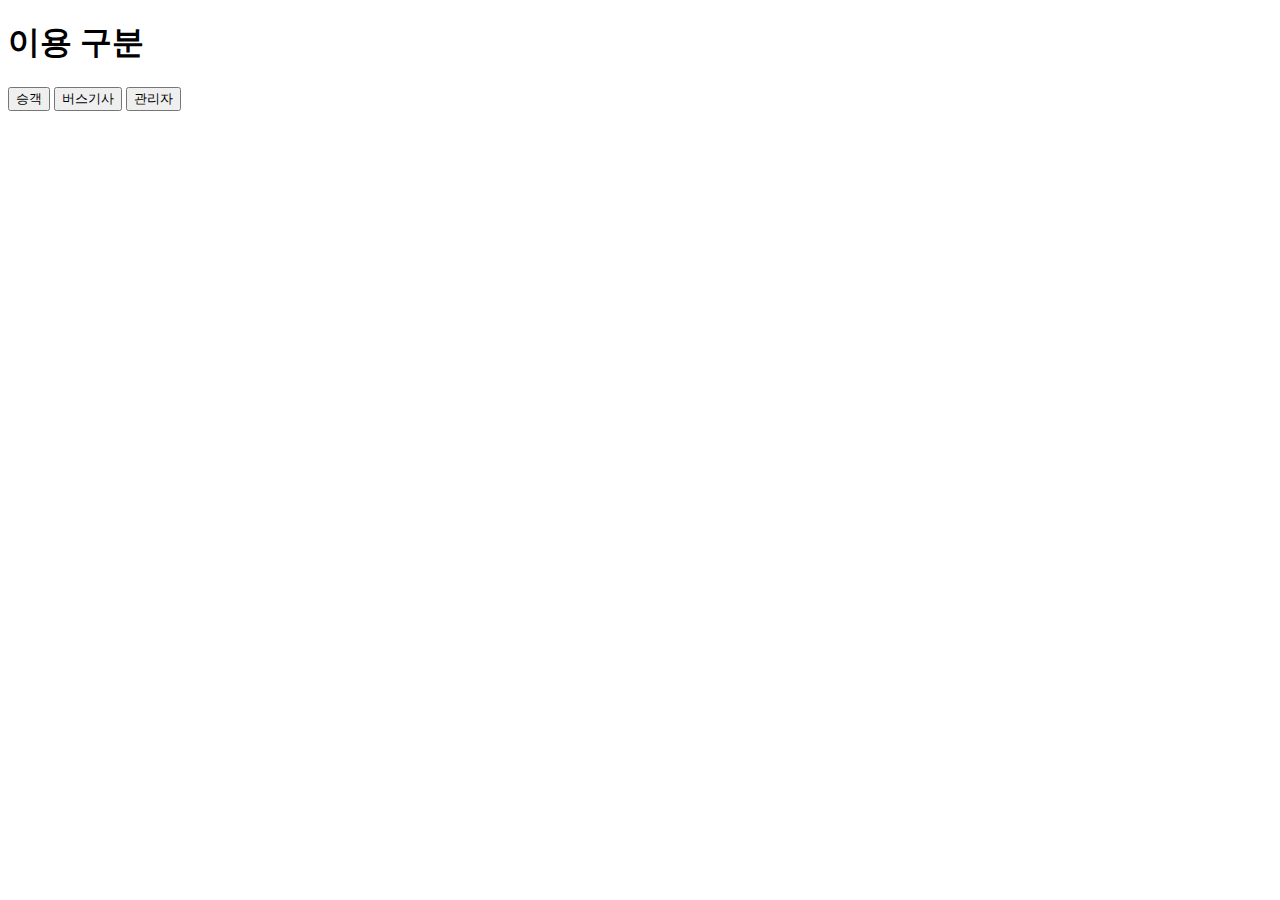
<file: ZAVA_ZOW/WebContent/terms-conditions.html>
<!DOCTYPE html>
<html>
<head>
<meta charset="EUC-KR">
 <!--   <title>Insert title here</title>   -->
   

 
 
 






 </head>  


 <body>  
  
  
 
   
    

   



	
	<h1>�̿� ����</h1>
	<a href="Join_psg.html"><button>�°�</button></a>
	<a href="Join_driver.html"><button>�������</button></a>
	<a href="Join_admin.html"><button>������</button></a>


</body>
</html>
</file>
<file: ZAVA_ZOW/WebContent/css/styles.css>
/* Template: Evolo - StartUp HTML Landing Page Template
   Author: Inovatik
   Created: June 2019
   Description: Master CSS file
*/

/*****************************************
Table Of Contents:

01. General Styles
02. Preloader
03. Navigation
04. Header
05. Customers
06. Services
07. Details 1
08. Details 2
09. Details Lightboxes
10. Pricing
11. Request
12. Video
13. Testimonials
14. About
15. Contact
16. Footer
17. Copyright
18. Back To Top Button
19. Extra Pages
20. Media Queries
******************************************/

/*****************************************
Colors:
- Backgrounds - turquoise #00bfd8
- Backgrounds - blue #0079f9
- Backgrounds - light gray #f7fcfd
- Buttons, bullets, icons, links - turquoise #00bfd8
- Cards border, inputs border - light gray #c4d8dc
- Text headers, navbar links - black #393939
- Text body - black #626262
******************************************/


/******************************/
/*     01. General Styles     */
/******************************/
body,
html {
    width: 100%;
	height: 100%;
}

body, p {
	color: #626262; 
	font: 400 0.875rem/1.375rem "Raleway", sans-serif;
}

.p-large {
	font: 400 1rem/1.5rem "Raleway", sans-serif;
}

.p-small {
	font: 400 0.75rem/1.25rem "Raleway", sans-serif;
}

.p-heading {
	margin-bottom: 3.875rem;
}

.li-space-lg li {
	margin-bottom: 0.25rem;
}

.indent {
	padding-left: 1.25rem;
}

h1 {
	color: #393939;
	font: 700 3rem/3.5rem "Raleway", sans-serif;
}

h2 {
	color: #00bfd8;
	font: 700 2.25rem/2.75rem "Raleway", sans-serif;
}

h3 {
	color: #393939;
	font: 700 1.75rem/2rem "Raleway", sans-serif;
}

h4 {
	color: #393939;
	font: 700 1.375rem/1.875rem "Raleway", sans-serif;
}

h5 {
	color: #00bfd8;
	font: 700 1.125rem/1.625rem "Raleway", sans-serif;
}

h6 {
	color: #393939;
	font: 700 1rem/1.5rem "Raleway", sans-serif;
}

a {
	color: #626262;
	text-decoration: underline;
}

a:hover {
	color: #626262;
	text-decoration: underline;
}

a.turquoise {
	color: #00bfd8;
}

a.white {
	color: #fff;
}

.testimonial-text {
	font: italic 400 1rem/1.5rem "Raleway", sans-serif;
}

.testimonial-author {
	font: 700 1rem/1.5rem "Raleway", sans-serif;
}

.turquoise {
	color: #00bfd8;
}

.btn-solid-reg {
	display: inline-block;
	padding: 1.1875rem 2.125rem 1.1875rem 2.125rem;
	border: 0.125rem solid #00bfd8;
	border-radius: 2rem;
	background-color: #00bfd8;
	color: #fff;
	font: 700 0.75rem/0 "Raleway", sans-serif;
	text-decoration: none;
	transition: all 0.2s;
}

.btn-solid-reg:hover {
	background-color: transparent;
	color: #00bfd8;
	text-decoration: none;
}

.btn-solid-lg {
	display: inline-block;
	padding: 1.375rem 2.625rem 1.375rem 2.625rem;
	border: 0.125rem solid #00bfd8;
	border-radius: 2rem;
	background-color: #00bfd8;
	color: #fff;
	font: 700 0.75rem/0 "Raleway", sans-serif;
	text-decoration: none;
	transition: all 0.2s;
}

.btn-solid-lg:hover {
	background-color: transparent;
	color: #00bfd8;
	text-decoration: none;
}

.btn-outline-reg {
	display: inline-block;
	padding: 1.1875rem 2.125rem 1.1875rem 2.125rem;
	border: 0.125rem solid #00bfd8;
	border-radius: 2rem;
	background-color: transparent;
	color: #00bfd8;
	font: 700 0.75rem/0 "Raleway", sans-serif;
	text-decoration: none;
	transition: all 0.2s;
}

.btn-outline-reg:hover {
	background-color: #00bfd8;
	color: #fff;
	text-decoration: none;
}

.btn-outline-lg {
	display: inline-block;
	padding: 1.375rem 2.625rem 1.375rem 2.625rem;
	border: 0.125rem solid #00bfd8;
	border-radius: 2rem;
	background-color: transparent;
	color: #00bfd8;
	font: 700 0.75rem/0 "Raleway", sans-serif;
	text-decoration: none;
	transition: all 0.2s;
}

.btn-outline-lg:hover {
	background-color: #00bfd8;
	color: #fff;
	text-decoration: none;
}

.btn-outline-sm {
	display: inline-block;
	padding: 1rem 1.625rem 0.875rem 1.625rem;
	border: 0.125rem solid #00bfd8;
	border-radius: 2rem;
	background-color: transparent;
	color: #00bfd8;
	font: 700 0.625rem/0 "Raleway", sans-serif;
	text-decoration: none;
	transition: all 0.2s;
}

.btn-outline-sm:hover {
	background-color: #00bfd8;
	color: #fff;
	text-decoration: none;
}

.form-group {
	position: relative;
	margin-bottom: 1.25rem;
}

.form-group.has-error.has-danger {
	margin-bottom: 0.625rem;
}

.form-group.has-error.has-danger .help-block.with-errors ul {
	margin-top: 0.375rem;
}

.label-control {
	position: absolute;
	top: 0.87rem;
	left: 1.375rem;
	color: #626262;
	opacity: 1;
	font: 400 0.875rem/1.375rem "Raleway", sans-serif;
	cursor: text;
	transition: all 0.2s ease;
}

/* IE10+ hack to solve lower label text position compared to the rest of the browsers */
@media screen and (-ms-high-contrast: active), screen and (-ms-high-contrast: none) {  
	.label-control {
		top: 0.9375rem;
	}
}

.form-control-input:focus + .label-control,
.form-control-input.notEmpty + .label-control,
.form-control-textarea:focus + .label-control,
.form-control-textarea.notEmpty + .label-control {
	top: 0.125rem;
	opacity: 1;
	font-size: 0.75rem;
	font-weight: 700;
}

.form-control-input,
.form-control-select {
	display: block; /* needed for proper display of the label in Firefox, IE, Edge */
	width: 100%;
	padding-top: 1.0625rem;
	padding-bottom: 0.0625rem;
	padding-left: 1.3125rem;
	border: 1px solid #c4d8dc;
	border-radius: 0.25rem;
	background-color: #fff;
	color: #626262;
	font: 400 0.875rem/1.875rem "Raleway", sans-serif;
	transition: all 0.2s;
	-webkit-appearance: none; /* removes inner shadow on form inputs on ios safari */
}

.form-control-select {
	padding-top: 0.5rem;
	padding-bottom: 0.5rem;
	height: 3rem;
}

/* IE10+ hack to solve lower label text position compared to the rest of the browsers */
@media screen and (-ms-high-contrast: active), screen and (-ms-high-contrast: none) {  
	.form-control-input {
		padding-top: 1.25rem;
		padding-bottom: 0.75rem;
		line-height: 1.75rem;
	}

	.form-control-select {
		padding-top: 0.875rem;
		padding-bottom: 0.75rem;
		height: 3.125rem;
		line-height: 2.125rem;
	}
}

select {
    /* you should keep these first rules in place to maintain cross-browser behavior */
    -webkit-appearance: none;
	-moz-appearance: none;
	-ms-appearance: none;
    -o-appearance: none;
    appearance: none;
    background-image: url('../images/down-arrow.png');
    background-position: 96% 50%;
    background-repeat: no-repeat;
    outline: none;
}

select::-ms-expand {
    display: none; /* removes the ugly default down arrow on select form field in IE11 */
}

.form-control-textarea {
	display: block; /* used to eliminate a bottom gap difference between Chrome and IE/FF */
	width: 100%;
	height: 8rem; /* used instead of html rows to normalize height between Chrome and IE/FF */
	padding-top: 1.25rem;
	padding-left: 1.3125rem;
	border: 1px solid #c4d8dc;
	border-radius: 0.25rem;
	background-color: #fff;
	color: #626262;
	font: 400 0.875rem/1.75rem "Raleway", sans-serif;
	transition: all 0.2s;
}

.form-control-input:focus,
.form-control-select:focus,
.form-control-textarea:focus {
	border: 1px solid #a1a1a1;
	outline: none; /* Removes blue border on focus */
}

.form-control-input:hover,
.form-control-select:hover,
.form-control-textarea:hover {
	border: 1px solid #a1a1a1;
}

.checkbox {
	font: 400 0.75rem/1.25rem "Raleway", sans-serif;
}

input[type='checkbox'] {
	vertical-align: -15%;
	margin-right: 0.375rem;
}

/* IE10+ hack to raise checkbox field position compared to the rest of the browsers */
@media screen and (-ms-high-contrast: active), screen and (-ms-high-contrast: none) {  
	input[type='checkbox'] {
		vertical-align: -9%;
	}
}

.form-control-submit-button {
	display: inline-block;
	width: 100%;
	height: 3.125rem;
	border: 1px solid #00bfd8;
	border-radius: 1.5rem;
	background-color: #00bfd8;
	color: #fff;
	font: 700 0.75rem/1.75rem "Raleway", sans-serif;
	cursor: pointer;
	transition: all 0.2s;
}

.form-control-submit-button:hover {
	background-color: transparent;
	color: #00bfd8;
}

/* Form Success And Error Message Formatting */
#rmsgSubmit.h3.text-center.tada.animated,
#cmsgSubmit.h3.text-center.tada.animated,
#pmsgSubmit.h3.text-center.tada.animated,
#rmsgSubmit.h3.text-center,
#cmsgSubmit.h3.text-center,
#pmsgSubmit.h3.text-center {
	display: block;
	margin-bottom: 0;
	color: #626262;
	font: 400 1.125rem/1rem "Raleway", sans-serif;
}

.help-block.with-errors .list-unstyled {
	color: #626262;
	font-size: 0.75rem;
	line-height: 1.125rem;
	text-align: left;
}

.help-block.with-errors ul {
	margin-bottom: 0;
}
/* end of form success and error message formatting */

/* Form Success And Error Message Animation - Animate.css */
@-webkit-keyframes tada {
	from {
		-webkit-transform: scale3d(1, 1, 1);
		-ms-transform: scale3d(1, 1, 1);
		transform: scale3d(1, 1, 1);
	}
	10%, 20% {
		-webkit-transform: scale3d(.9, .9, .9) rotate3d(0, 0, 1, -3deg);
		-ms-transform: scale3d(.9, .9, .9) rotate3d(0, 0, 1, -3deg);
		transform: scale3d(.9, .9, .9) rotate3d(0, 0, 1, -3deg);
	}
	30%, 50%, 70%, 90% {
		-webkit-transform: scale3d(1.1, 1.1, 1.1) rotate3d(0, 0, 1, 3deg);
		-ms-transform: scale3d(1.1, 1.1, 1.1) rotate3d(0, 0, 1, 3deg);
		transform: scale3d(1.1, 1.1, 1.1) rotate3d(0, 0, 1, 3deg);
	}
	40%, 60%, 80% {
		-webkit-transform: scale3d(1.1, 1.1, 1.1) rotate3d(0, 0, 1, -3deg);
		-ms-transform: scale3d(1.1, 1.1, 1.1) rotate3d(0, 0, 1, -3deg);
		transform: scale3d(1.1, 1.1, 1.1) rotate3d(0, 0, 1, -3deg);
	}
	to {
		-webkit-transform: scale3d(1, 1, 1);
		-ms-transform: scale3d(1, 1, 1);
		transform: scale3d(1, 1, 1);
	}
}

@keyframes tada {
	from {
		-webkit-transform: scale3d(1, 1, 1);
		-ms-transform: scale3d(1, 1, 1);
		transform: scale3d(1, 1, 1);
	}
	10%, 20% {
		-webkit-transform: scale3d(.9, .9, .9) rotate3d(0, 0, 1, -3deg);
		-ms-transform: scale3d(.9, .9, .9) rotate3d(0, 0, 1, -3deg);
		transform: scale3d(.9, .9, .9) rotate3d(0, 0, 1, -3deg);
	}
	30%, 50%, 70%, 90% {
		-webkit-transform: scale3d(1.1, 1.1, 1.1) rotate3d(0, 0, 1, 3deg);
		-ms-transform: scale3d(1.1, 1.1, 1.1) rotate3d(0, 0, 1, 3deg);
		transform: scale3d(1.1, 1.1, 1.1) rotate3d(0, 0, 1, 3deg);
	}
	40%, 60%, 80% {
		-webkit-transform: scale3d(1.1, 1.1, 1.1) rotate3d(0, 0, 1, -3deg);
		-ms-transform: scale3d(1.1, 1.1, 1.1) rotate3d(0, 0, 1, -3deg);
		transform: scale3d(1.1, 1.1, 1.1) rotate3d(0, 0, 1, -3deg);
	}
	to {
		-webkit-transform: scale3d(1, 1, 1);
		-ms-transform: scale3d(1, 1, 1);
		transform: scale3d(1, 1, 1);
	}
}

.tada {
	-webkit-animation-name: tada;
	animation-name: tada;
}

.animated {
	-webkit-animation-duration: 1s;
	animation-duration: 1s;
	-webkit-animation-fill-mode: both;
	animation-fill-mode: both;
}
/* end of form success and error message animation - Animate.css */

/* Fade-move Animation For Lightbox - Magnific Popup */
/* at start */
.my-mfp-slide-bottom .zoom-anim-dialog {
	opacity: 0;
	transition: all 0.2s ease-out;
	-webkit-transform: translateY(-1.25rem) perspective(37.5rem) rotateX(10deg);
	-ms-transform: translateY(-1.25rem) perspective(37.5rem) rotateX(10deg);
	transform: translateY(-1.25rem) perspective(37.5rem) rotateX(10deg);
}

/* animate in */
.my-mfp-slide-bottom.mfp-ready .zoom-anim-dialog {
	opacity: 1;
	-webkit-transform: translateY(0) perspective(37.5rem) rotateX(0); 
	-ms-transform: translateY(0) perspective(37.5rem) rotateX(0); 
	transform: translateY(0) perspective(37.5rem) rotateX(0); 
}

/* animate out */
.my-mfp-slide-bottom.mfp-removing .zoom-anim-dialog {
	opacity: 0;
	-webkit-transform: translateY(-0.625rem) perspective(37.5rem) rotateX(10deg); 
	-ms-transform: translateY(-0.625rem) perspective(37.5rem) rotateX(10deg); 
	transform: translateY(-0.625rem) perspective(37.5rem) rotateX(10deg); 
}

/* dark overlay, start state */
.my-mfp-slide-bottom.mfp-bg {
	opacity: 0;
	transition: opacity 0.2s ease-out;
}

/* animate in */
.my-mfp-slide-bottom.mfp-ready.mfp-bg {
	opacity: 0.8;
}
/* animate out */
.my-mfp-slide-bottom.mfp-removing.mfp-bg {
	opacity: 0;
}
/* end of fade-move animation for lightbox - magnific popup */

/* Fade Animation For Image Slider - Magnific Popup */
@-webkit-keyframes fadeIn {
	from {
		opacity: 0;
	}
	to {
		opacity: 1;
	}
}

@keyframes fadeIn {
	from {
		opacity: 0;
	}
	to {
		opacity: 1;
	}
}

.fadeIn {
	-webkit-animation: fadeIn 0.6s;
	animation: fadeIn 0.6s;
}

@-webkit-keyframes fadeOut {
	from {
		opacity: 1;
	}
	to {
		opacity: 0;
	}
}

@keyframes fadeOut {
	from {
		opacity: 1;
	}
	to {
		opacity: 0;
	}
}

.fadeOut {
	-webkit-animation: fadeOut 0.8s;
	animation: fadeOut 0.8s;
}
/* end of fade animation for image slider - magnific popup */


/*************************/
/*     02. Preloader     */
/*************************/
.spinner-wrapper {
	position: fixed;
	z-index: 999999;
	top: 0;
	right: 0;
	bottom: 0;
	left: 0;
	background: #fff;
}

.spinner {
	position: absolute;
	top: 50%; /* centers the loading animation vertically one the screen */
	left: 50%; /* centers the loading animation horizontally one the screen */
	width: 3.75rem;
	height: 1.25rem;
	margin: -0.625rem 0 0 -1.875rem; /* is width and height divided by two */ 
	text-align: center;
}

.spinner > div {
	display: inline-block;
	width: 1rem;
	height: 1rem;
	border-radius: 100%;
	background-color: #00bfd8;
	-webkit-animation: sk-bouncedelay 1.4s infinite ease-in-out both;
	animation: sk-bouncedelay 1.4s infinite ease-in-out both;
}

.spinner .bounce1 {
	-webkit-animation-delay: -0.32s;
	animation-delay: -0.32s;
}

.spinner .bounce2 {
	-webkit-animation-delay: -0.16s;
	animation-delay: -0.16s;
}

@-webkit-keyframes sk-bouncedelay {
	0%, 80%, 100% { -webkit-transform: scale(0); }
	40% { -webkit-transform: scale(1.0); }
}

@keyframes sk-bouncedelay {
	0%, 80%, 100% { 
		-webkit-transform: scale(0);
		-ms-transform: scale(0);
		transform: scale(0);
	} 40% { 
		-webkit-transform: scale(1.0);
		-ms-transform: scale(1.0);
		transform: scale(1.0);
	}
}


/**************************/
/*     03. Navigation     */
/**************************/
.navbar-custom {
	background-color: #fff;
	box-shadow: 0 0.0625rem 0.375rem 0 rgba(0, 0, 0, 0.1);
	font: 600 0.875rem/0.875rem "Raleway", sans-serif;
	transition: all 0.2s;
}

.navbar-custom .navbar-brand.logo-image img {
    width: 9.4375rem;
	height: 2rem;
}

.navbar-custom .navbar-brand.logo-text {
	font: 600 2rem/1.5rem "Raleway", sans-serif;
	color: #393939;
	text-decoration: none;
}

.navbar-custom .navbar-nav {
	margin-top: 0.75rem;
	margin-bottom: 0.5rem;
}

.navbar-custom .nav-item .nav-link {
	padding: 0.625rem 0.75rem 0.625rem 0.75rem;
	color: #393939;
	text-decoration: none;
	transition: all 0.2s ease;
}

.navbar-custom .nav-item .nav-link:hover,
.navbar-custom .nav-item .nav-link.active {
	color: #00bfd8;
}

/* Dropdown Menu */
.navbar-custom .dropdown:hover > .dropdown-menu {
	display: block; /* this makes the dropdown menu stay open while hovering it */
	min-width: auto;
	animation: fadeDropdown 0.2s; /* required for the fade animation */
}

@keyframes fadeDropdown {
    0% {
        opacity: 0;
    }

    100% {
        opacity: 1;
    }
}

.navbar-custom .dropdown-toggle:focus { /* removes dropdown outline on focus */
	outline: 0;
}

.navbar-custom .dropdown-menu {
	margin-top: 0;
	border: none;
	border-radius: 0.25rem;
	background-color: #fff;
}

.navbar-custom .dropdown-item {
	color: #393939;
	text-decoration: none;
}

.navbar-custom .dropdown-item:hover {
	background-color: #fff;
}

.navbar-custom .dropdown-item .item-text {
	font: 600 0.875rem/0.875rem "Raleway", sans-serif;
}

.navbar-custom .dropdown-item:hover .item-text {
	color: #00bfd8;
}

.navbar-custom .dropdown-items-divide-hr {
	width: 100%;
	height: 1px;
	margin: 0.75rem auto 0.725rem auto;
	border: none;
	background-color: #c4d8dc;
	opacity: 0.2;
}
/* end of dropdown menu */

.navbar-custom .social-icons {
	display: none;
}

.navbar-custom .navbar-toggler {
	border: none;
	color: #393939;
	font-size: 2rem;
}

.navbar-custom button[aria-expanded='false'] .navbar-toggler-awesome.fas.fa-times{
	display: none;
}

.navbar-custom button[aria-expanded='false'] .navbar-toggler-awesome.fas.fa-bars{
	display: inline-block;
}

.navbar-custom button[aria-expanded='true'] .navbar-toggler-awesome.fas.fa-bars{
	display: none;
}

.navbar-custom button[aria-expanded='true'] .navbar-toggler-awesome.fas.fa-times{
	display: inline-block;
	margin-right: 0.125rem;
}


/*********************/
/*    04. Header     */
/*********************/
.header {
	background-color: #fff;
}

.header .header-content {
	padding-top: 8rem;
	padding-bottom: 4rem;
	text-align: center;
}

.header .text-container {
	margin-bottom: 4rem;
}

.header h1 {
	margin-bottom: 1.125rem;
	font-size: 2.5rem;
	line-height: 3.125rem;
}

.header .p-large {
	margin-bottom: 1.875rem;
}


/*************************/
/*     05. Customers     */
/*************************/
.slider-1 {
	padding-top: 2.25rem;
	padding-bottom: 2.125rem;
	text-align: center;
}

.slider-1 h5 {
	margin-bottom: 0.75rem;
}

.slider-1 .slider-container {
	padding-top: 2.75rem;
	padding-bottom: 2.75rem;
	border-radius: 0.5rem;
	background-color: #f7fcfd;
}


/************************/
/*     06. Services     */
/************************/
.cards-1 {
	padding-top: 4rem;
	padding-bottom: 1.625rem;
	text-align: center;
}

.cards-1 h2 {
	margin-bottom: 1rem;
}

.cards-1 .card {
	max-width: 21rem;
	margin-right: auto;
	margin-bottom: 4.5rem;
	margin-left: auto;
	padding: 3.25rem 2rem 2rem 2rem;
	border: 2px solid #c4d8dc;
	border-radius: 1.5rem;
	background: transparent;
}

.cards-1 .card-image {
	width: 6rem;
	height: 6rem;
	margin-right: auto;
	margin-bottom: 2rem;
	margin-left: auto;
}

.cards-1 .card-title {
	margin-bottom: 0.875rem;
}

.cards-1 .card-body {
	padding: 0;
}


/*************************/
/*     07. Details 1     */
/*************************/
.basic-1 {
	padding-top: 1.625rem;
	padding-bottom: 3.75rem;
}

.basic-1 .text-container {
	margin-bottom: 4rem;
}

.basic-1 h2 {
	margin-bottom: 1.375rem;
}

.basic-1 .btn-solid-reg {
	margin-top: 0.625rem;
}


/*************************/
/*     08. Details 2     */
/*************************/
.basic-2 {
	padding-top: 3.75rem;
	padding-bottom: 4rem;
}

.basic-2 .image-container {
	margin-bottom: 4rem;
}

.basic-2 h2 {
	margin-bottom: 1.375rem;
}

.basic-2 .list-unstyled .fas {
	color: #00bfd8;
	line-height: 1.375rem;
}

.basic-2 .list-unstyled .media-body {
	margin-left: 0.625rem;
}

.basic-2 .btn-solid-reg {
	margin-top: 0.625rem;
}


/**********************************/
/*     09. Details Lightboxes     */
/**********************************/
.lightbox-basic {
	margin: 2.5rem auto;
	padding: 2rem 1.5rem 2rem 1.5rem;
	border-radius: 0.25rem;
	background: #fff;
	text-align: left;
}

.lightbox-basic .container {
	padding-right: 0;
	padding-left: 0;
}

.lightbox-basic .image-container {
	max-width: 33.75rem;
	margin-right: auto;
	margin-bottom: 3rem;
	margin-left: auto;
}

.lightbox-basic h3 {
	margin-bottom: 0.5rem;
}

.lightbox-basic hr {
	width: 2.5rem;
	height: 0.125rem;
	margin-top: 0;
	margin-bottom: 1.25rem;
	margin-left: 0;
	border: 0;
	background-color: #00bfd8;
	text-align: left;
}

.lightbox-basic h4 {
	margin-bottom: 1rem;
}

.lightbox-basic .list-unstyled .fas {
	color: #00bfd8;
	line-height: 1.375rem;
}

.lightbox-basic .list-unstyled .media-body {
	margin-left: 0.625rem;
}

.lightbox-basic .btn-outline-reg,
.lightbox-basic .btn-solid-reg {
	margin-top: 0.75rem;
}

/* Signup Button */
.lightbox-basic .btn-solid-reg.mfp-close {
	position: relative;
	width: auto;
	height: auto;
	color: #fff;
	opacity: 1;
}

.lightbox-basic .btn-solid-reg.mfp-close:hover {
	color: #00bfd8;
}
/* end of signup Button */

/* Back Button */
.lightbox-basic a.mfp-close.as-button {
	position: relative;
	width: auto;
	height: auto;
	margin-left: 0.375rem;
	color: #00bfd8;
	opacity: 1;
}

.lightbox-basic a.mfp-close.as-button:hover {
	color: #fff;
}
/* end of back button */

.lightbox-basic button.mfp-close.x-button {
	position: absolute;
	top: -0.125rem;
	right: -0.125rem;
	width: 2.75rem;
	height: 2.75rem;
	color: #707984;
}


/***********************/
/*     10. Pricing     */
/***********************/
.cards-2 {
	padding-top: 3rem;
	padding-bottom: 2.75rem;
	text-align: center;
}

.cards-2 h2 {
	margin-bottom: 1rem;
}

.cards-2 .card {
	display: block;
	max-width: 19.5rem;
	margin-right: auto;
	margin-bottom: 6rem;
	margin-left: auto;
	border: 1px solid #c4d8dc;
	border-radius: 0.5rem;
	vertical-align: top;
}

.cards-2 .card .card-body {
	padding: 2.5rem 2.75rem 1.875rem 2.5rem;
}

.cards-2 .card .card-title {
	margin-bottom: 0.625rem;
	color: #393939;
	font-weight: 700;
	font-size: 1.75rem;
	line-height: 2.25rem;
	text-align: center;
}

.cards-2 .card .card-subtitle {
	margin-bottom: 1.75rem;
}

.cards-2 .card .cell-divide-hr {
	height: 1px;
	margin-top: 0;
	margin-bottom: 0;
	border: none;
	background-color: #c4d8dc;
}

.cards-2 .card .price {
	padding-top: 0.875rem;
	padding-bottom: 1.5rem;
}

.cards-2 .card .value {
	color: #00bfd8;
	font-weight: 700;
	font-size: 3.5rem;
	line-height: 4rem;
	text-align: center;
}

.cards-2 .card .currency {
	margin-right: 0.375rem;
	color: #00bfd8;
	font-size: 1.5rem;
	vertical-align: 56%;
}

.cards-2 .card .frequency {
	margin-top: 0.25rem;
	font-size: 0.875rem;
	text-align: center;
}

.cards-2 .card .list-unstyled {
	margin-top: 1.875rem;
	margin-bottom: 1.625rem;
	text-align: left;
}

.cards-2 .card .list-unstyled.li-space-lg li {
	margin-bottom: 0.5rem;
}

.cards-2 .card .list-unstyled .fas {
	color: #00bfd8;
	line-height: 1.375rem;
}

.cards-2 .card .list-unstyled .fas.fa-times {
	margin-left: 0.1875rem;
	margin-right: 0.125rem;
	color: #777b7e;
}

.cards-2 .card .list-unstyled .media-body {
	margin-left: 0.625rem;
}

.cards-2 .card .button-wrapper {
	position: absolute;
	right: 0;
	bottom: -1.25rem;
	left: 0;
	text-align: center;
}

.cards-2 .card .btn-solid-reg:hover {
	background-color: #fff;
}

/* Best Value Label */
.cards-2 .card .label {
    position: absolute;
    top: 0;
    right: 0;
    width: 10.625rem;
    height: 10.625rem;
    overflow: hidden;
}

.cards-2 .card .label .best-value {
    position: relative;
	width: 13.75rem;
	padding: 0.3125rem 0 0.3125rem 4.125rem;
    background-color: #00bfd8;
	color: #fff;
    -webkit-transform: rotate(45deg) translate3d(0, 0, 0);
    -ms-transform: rotate(45deg) translate3d(0, 0, 0);
    transform: rotate(45deg) translate3d(0, 0, 0);
}
/* end of best value label */


/***********************/
/*     11. Request     */
/***********************/
.form-1 {
	padding-top: 6.875rem;
	padding-bottom: 6.25rem;
	background-color: #f9fafc;
}

.form-1 h2 {
	margin-bottom: 1.25rem;
}

.form-1 .list-unstyled {
	margin-top: 1.375rem;
}

.form-1 .list-unstyled .fas {
	color: #00bfd8;
	line-height: 1.375rem;
}

.form-1 .list-unstyled .media-body {
	margin-left: 0.625rem;
}

.form-1 .text-container {
	margin-bottom: 3.5rem;
}


/*********************/
/*     12. Video     */
/*********************/
.basic-3 {
	padding-top: 6.875rem;
	padding-bottom: 6.125rem;
}

.basic-3 h2 {
	margin-bottom: 3rem;
	text-align: center;
}

.basic-3 .image-container {
	margin-bottom: 2.25rem;
}

.basic-3 .image-container img {
	border-radius: 0.5rem;
}

.basic-3 .video-wrapper {
	position: relative;
}

/* Video Play Button */
.basic-3 .video-play-button {
	position: absolute;
	z-index: 10;
	top: 50%;
	left: 50%;
	display: block;
	box-sizing: content-box;
	width: 2rem;
	height: 2.75rem;
	padding: 1.125rem 1.25rem 1.125rem 1.75rem;
	border-radius: 50%;
	-webkit-transform: translateX(-50%) translateY(-50%);
	-ms-transform: translateX(-50%) translateY(-50%);
	transform: translateX(-50%) translateY(-50%);
}
  
.basic-3 .video-play-button:before {
	content: "";
	position: absolute;
	z-index: 0;
	top: 50%;
	left: 50%;
	display: block;
	width: 4.75rem;
	height: 4.75rem;
	border-radius: 50%;
	background: #00bfd8;
	animation: pulse-border 1500ms ease-out infinite;
	-webkit-transform: translateX(-50%) translateY(-50%);
	-ms-transform: translateX(-50%) translateY(-50%);
	transform: translateX(-50%) translateY(-50%);
}
  
.basic-3 .video-play-button:after {
	content: "";
	position: absolute;
	z-index: 1;
	top: 50%;
	left: 50%;
	display: block;
	width: 4.375rem;
	height: 4.375rem;
	border-radius: 50%;
	background: #00bfd8;
	transition: all 200ms;
	-webkit-transform: translateX(-50%) translateY(-50%);
	-ms-transform: translateX(-50%) translateY(-50%);
	transform: translateX(-50%) translateY(-50%);
}
  
.basic-3 .video-play-button span {
	position: relative;
	display: block;
	z-index: 3;
	top: 0.375rem;
	left: 0.25rem;
	width: 0;
	height: 0;
	border-left: 1.625rem solid #fff;
	border-top: 1rem solid transparent;
	border-bottom: 1rem solid transparent;
}
  
@keyframes pulse-border {
	0% {
		transform: translateX(-50%) translateY(-50%) translateZ(0) scale(1);
		opacity: 1;
	}
	100% {
		transform: translateX(-50%) translateY(-50%) translateZ(0) scale(1.5);
		opacity: 0;
	}
}
/* end of video play button */

.basic-3 p {
	text-align: center;
}


/****************************/
/*     13. Testimonials     */
/****************************/
.slider-2 {
	padding-top: 7.5rem;
	padding-bottom: 7rem;
	background: url('../images/testimonials-background.jpg') center center no-repeat;
	background-size: cover; 
}

.slider-2 .image-container {
	margin-bottom: 4rem;
}

.slider-2 h2 {
	margin-bottom: 2.5rem;
	text-align: center;
}

.slider-2 .slider-container {
	position: relative;
}

.slider-2 .swiper-container {
	position: static;
	width: 90%;
	text-align: center;
}

.slider-2 .swiper-button-prev:focus,
.slider-2 .swiper-button-next:focus {
	/* even if you can't see it chrome you can see it on mobile device */
	outline: none;
}

.slider-2 .swiper-button-prev {
	left: -0.5rem;
	background-image: url("data:image/svg+xml;charset=utf-8,%3Csvg%20xmlns%3D'http%3A%2F%2Fwww.w3.org%2F2000%2Fsvg'%20viewBox%3D'0%200%2028%2044'%3E%3Cpath%20d%3D'M0%2C22L22%2C0l2.1%2C2.1L4.2%2C22l19.9%2C19.9L22%2C44L0%2C22L0%2C22L0%2C22z'%20fill%3D'%23626262'%2F%3E%3C%2Fsvg%3E");
	background-size: 1.125rem 1.75rem;
}

.slider-2 .swiper-button-next {
	right: -0.5rem;
	background-image: url("data:image/svg+xml;charset=utf-8,%3Csvg%20xmlns%3D'http%3A%2F%2Fwww.w3.org%2F2000%2Fsvg'%20viewBox%3D'0%200%2028%2044'%3E%3Cpath%20d%3D'M27%2C22L27%2C22L5%2C44l-2.1-2.1L22.8%2C22L2.9%2C2.1L5%2C0L27%2C22L27%2C22z'%20fill%3D'%23626262'%2F%3E%3C%2Fsvg%3E");
	background-size: 1.125rem 1.75rem;
}

.slider-2 .card {
	position: relative;
	border: none;
	background-color: transparent;
}

.slider-2 .card-image {
	width: 7rem;
	height: 7rem;
	margin-right: auto;
	margin-bottom: 0.25rem;
	margin-left: auto;
	border-radius: 50%;
}

.slider-2 .card-body {
	padding-bottom: 0;
}

.slider-2 .testimonial-author {
	margin-bottom: 0;
}


/*********************/
/*     14. About     */
/*********************/
.basic-4 {
	padding-top: 7rem;
	padding-bottom: 4rem;
	text-align: center;
}

.basic-4 h2 {
	margin-bottom: 1rem;
	text-align: center;
}

.basic-4 .team-member {
	max-width: 12.5rem;
	margin-right: auto;
	margin-bottom: 3.5rem;
	margin-left: auto;
}

/* Hover Animation */
.basic-4 .image-wrapper {
	overflow: hidden;
	margin-bottom: 1.5rem;
	border-radius: 50%;
}

.basic-4 .image-wrapper img {
	margin: 0;
	transition: all 0.3s;
}

.basic-4 .image-wrapper:hover img {
	-moz-transform: scale(1.15);
	-webkit-transform: scale(1.15);
	transform: scale(1.15);
} 
/* end of hover animation */

.basic-4 .team-member .p-large {
	margin-bottom: 0.25rem;
	font-size: 1.125rem;
}

.basic-4 .team-member .job-title {
	margin-bottom: 0.375rem;
}

.basic-4 .fa-stack {
	margin-top: 0.375rem;
	margin-right: 0.125rem;
	margin-left: 0.125rem;
	font-size: 0.875rem;
}

.basic-4 .fa-stack-2x {
	color: #00bfd8;
	transition: all 0.2s ease;
}

.basic-4 .fa-stack-1x {
	color: #fff;
	transition: all 0.2s ease;
}

.basic-4 .fa-stack:hover .fa-stack-2x {
	color: #00a7bd;
}

.basic-4 .fa-stack:hover .fa-stack-1x {
	color: #fff;
}


/***********************/
/*     15. Contact     */
/***********************/
.form-2 {
	padding-top: 7rem;
	padding-bottom: 6.25rem;
	background: url('../images/contact-background.jpg') center center no-repeat;
	background-size: cover; 
}

.form-2 h2 {
	margin-bottom: 1rem;
	text-align: center;
}

.form-2 .list-unstyled {
	margin-bottom: 3.75rem;
	font-size: 1rem;
	line-height: 1.5rem;
	text-align: center;
}

.form-2 .list-unstyled .fas,
.form-2 .list-unstyled .fab {
	margin-right: 0.5rem;
	font-size: 0.875rem;
	color: #00bfd8;
}

.form-2 .list-unstyled .fa-phone {
	vertical-align: 3%;
}

.form-2 .map-responsive {
	position: relative;
	overflow: hidden;
	height: 0;
	margin-bottom: 4rem;
	padding-bottom: 70%;
	border-radius: 0.25rem;
}

.form-2 .map-responsive iframe {
	position: absolute;
	top: 0;
	left: 0;
	width: 100%;
	height: 100%;
	border: none; 
}


/**********************/
/*     16. Footer     */
/**********************/
.footer {
	padding-top: 4.625rem;
	padding-bottom: 0.5rem;
}

.footer .footer-col {
	margin-bottom: 2.25rem;
}

.footer h4 {
	margin-bottom: 1rem;
}

.footer .list-unstyled .fas {
	color: #00bfd8;
	font-size: 0.5rem;
	line-height: 1.375rem;
}

.footer .list-unstyled .media-body {
	margin-left: 0.625rem;
}

.footer .fa-stack {
	margin-bottom: 0.75rem;
	margin-right: 0.5rem;
	font-size: 1.5rem;
}

.footer .fa-stack .fa-stack-1x {
    color: #fff;
	transition: all 0.2s ease;
}

.footer .fa-stack .fa-stack-2x {
	color: #00bfd8;
	transition: all 0.2s ease;
}

.footer .fa-stack:hover .fa-stack-1x {
	color: #fff;
}

.footer .fa-stack:hover .fa-stack-2x {
    color: #00a7bd;
}


/*************************/
/*     17. Copyright     */
/*************************/
.copyright {
	padding-top: 1rem;
	padding-bottom: 0.375rem;
	text-align: center;
}

.copyright .p-small {
	padding-top: 1.375rem;
	border-top: 1px solid #c4d8dc;
	opacity: 0.7;
}


/**********************************/
/*     18. Back To Top Button     */
/**********************************/
a.back-to-top {
	position: fixed;
	z-index: 999;
	right: 0.75rem;
	bottom: 0.75rem;
	display: none;
	width: 2.625rem;
	height: 2.625rem;
	border-radius: 1.875rem;
	background: #00bfd8 url("../images/up-arrow.png") no-repeat center 47%;
	background-size: 1.125rem 1.125rem;
	text-indent: -9999px;
}

a:hover.back-to-top {
	background-color: #00a7bd; 
}


/***************************/
/*     19. Extra Pages     */
/***************************/
.ex-header {
	padding-top: 8rem;
	padding-bottom: 5rem;
	text-align: center;
}

.ex-basic-1 {
	padding-top: 2rem;
	padding-bottom: 0.875rem;
	background-color: #f7fcfd;
}

.ex-basic-1 .breadcrumbs {
	margin-bottom: 1.125rem;
}

.ex-basic-1 .breadcrumbs .fa {
	margin-right: 0.5rem;
	margin-left: 0.625rem;
}

.ex-basic-2 {
	padding-top: 4.75rem;
	padding-bottom: 4rem;
}

.ex-basic-2 h3 {
	margin-bottom: 1rem;
}

.ex-basic-2 .text-container {
	margin-bottom: 3.625rem;
}

.ex-basic-2 .text-container.last {
	margin-bottom: 0;
}

.ex-basic-2 .list-unstyled .fas {
	color: #00bfd8;
	font-size: 0.5rem;
	line-height: 1.375rem;
}

.ex-basic-2 .list-unstyled .media-body {
	margin-left: 0.625rem;
}

.ex-basic-2 .btn-outline-reg {
	margin-top: 1.75rem;
}

.ex-basic-2 .image-container-large {
	margin-bottom: 4rem;
}

.ex-basic-2 .image-container-large img {
	border-radius: 0.25rem;
}

.ex-basic-2 .image-container-small img {
	border-radius: 0.25rem;
}

.ex-basic-2 .text-container.dark-bg {
	padding: 1.625rem 1.5rem 0.75rem 2rem;
	background-color: #f9fafc;
}


/*****************************/
/*     20. Media Queries     */
/*****************************/	
/* Min-width width 768px */
@media (min-width: 768px) {
	
	/* General Styles */
	.p-heading {
		width: 85%;
		margin-right: auto;
		margin-left: auto;
	}
	/* end of general styles */


	/* Header */
	.header .header-content {
		padding-top: 10.5rem;
	}

	.header h1 {
		font-size: 3rem;
		line-height: 3.5rem;
	}
	/* end of header */


	/* Customers */
	.slider-1 {
		padding-top: 3rem;
		padding-bottom: 2.875rem;
	}

	.slider-1 .slider-container {
		padding-right: 3.5rem;
		padding-left: 3.5rem;
	}
	/* end of customers */


	/* Video */
	.basic-3 p {
		width: 85%;
		margin-right: auto;
		margin-left: auto;
	}
	/* end of video */


	/* Testimonials */
	.slider-2 .slider-container {
		width: 70%;
		margin-right: auto;
		margin-left: auto;
	}

	.slider-2 .swiper-container {
		width: 85%;
	}

	.slider-2 .swiper-button-prev {
		left: 1rem;
		width: 1.375rem;
		background-size: 1.375rem 2.125rem;
	}
	
	.slider-2 .swiper-button-next {
		right: 1rem;
		width: 1.375rem;
		background-size: 1.375rem 2.125rem;
	}
	/* end of testimonials */


	/* About */
	.basic-4 .team-member {
		display: inline-block;
		width: 12.5rem;
		margin-right: 2rem;
		margin-left: 2rem;
		vertical-align: top;
	}
	/* end of about */


	/* Contact */
	.form-2 .list-unstyled li {
		display: inline-block;
		margin-right: 0.5rem;
		margin-left: 0.5rem;
	}

	.form-2 .list-unstyled .address {
		display: block;
	}
	/* end of contact */


	/* Extra Pages */
	.ex-header {
		padding-top: 11rem;
		padding-bottom: 9rem;
	}

	.ex-basic-2 .text-container.dark {
		padding: 2.5rem 3rem 2rem 3rem;
	}

	.ex-basic-2 .text-container.column {
		width: 90%;
		margin-right: auto;
		margin-left: auto;
	}
	/* end of extra pages */
}
/* end of min-width width 768px */


/* Min-width width 992px */
@media (min-width: 992px) {
	
	/* Navigation */
	.navbar-custom {
		padding: 2.125rem 1.5rem 2.125rem 2rem;
		box-shadow: none;
        background: transparent;
	}
	
	.navbar-custom .navbar-nav {
		margin-top: 0;
		margin-bottom: 0;
	}

	.navbar-custom .nav-item .nav-link {
		padding: 0.25rem 0.75rem 0.25rem 0.75rem;
		color: #fff;
		opacity: 0.8;
	}
	
	.navbar-custom .nav-item .nav-link:hover,
	.navbar-custom .nav-item .nav-link.active {
		color: #fff;
		opacity: 1;
	}

	.navbar-custom.top-nav-collapse {
        padding: 0.5rem 1.5rem 0.5rem 2rem;
		box-shadow: 0 0.0625rem 0.375rem 0 rgba(0, 0, 0, 0.1);
		background-color: #fff;
	}

	.navbar-custom.top-nav-collapse .nav-item .nav-link {
		color: #393939;
		opacity: 1;
	}
	
	.navbar-custom.top-nav-collapse .nav-item .nav-link:hover,
	.navbar-custom.top-nav-collapse .nav-item .nav-link.active {
		color: #00bfd8;
	}

	.navbar-custom .dropdown-menu {
		padding-top: 1rem;
		padding-bottom: 1rem;
		border-top: 0.75rem solid rgba(0, 0, 0, 0);
		border-radius: 0.25rem;
	}

	.navbar-custom.top-nav-collapse .dropdown-menu {
		border-top: 0.5rem solid rgba(0, 0, 0, 0);
		box-shadow: 0 0.375rem 0.375rem 0 rgba(0, 0, 0, 0.02);
	}

	.navbar-custom .dropdown-item {
		padding-top: 0.25rem;
		padding-bottom: 0.25rem;
	}

	.navbar-custom .dropdown-items-divide-hr {
		width: 84%;
	}

	.navbar-custom .social-icons {
		display: block;
		margin-left: 0.5rem;
	}

	.navbar-custom .fa-stack {
		margin-bottom: 0.1875rem;
		margin-left: 0.25rem;
		font-size: 0.75rem;
	}
	
	.navbar-custom .fa-stack-2x {
		color: #00bfd8;
		transition: all 0.2s ease;
	}
	
	.navbar-custom .fa-stack-1x {
		color: #fff;
		transition: all 0.2s ease;
	}

	.navbar-custom .fa-stack:hover .fa-stack-2x {
		color: #fff;
	}

	.navbar-custom .fa-stack:hover .fa-stack-1x {
		color: #00bfd8;
	}

	.navbar-custom.top-nav-collapse .fa-stack-2x {
		color: #00bfd8;
	}
	
	.navbar-custom.top-nav-collapse .fa-stack-1x {
		color: #fff;
	}

	.navbar-custom.top-nav-collapse .fa-stack:hover .fa-stack-2x {
		color: #00a7bd;
	}
	
	.navbar-custom.top-nav-collapse .fa-stack:hover .fa-stack-1x {
		color: #fff;
	}
	/* end of navigation */


	/* General Styles */
	.p-heading {
		width: 65%;
	}
	/* end of general styles */


	/* Header */
	.header {
		background: url('../images/header-background.jpg') center center no-repeat;
		background-size: cover; 
	}

	.header .header-content {
		padding-top: 11.5rem;
		text-align: left;
	}

	.header .text-container {
		margin-top: 3rem;
		margin-bottom: 0;
	}
	/* end of header */


	/* Services */
	.cards-1 .card {
		display: inline-block;
		max-width: 17.125rem;
		vertical-align: top;
	}

	.cards-1 .col-lg-12 div.card:nth-child(3n+2) {
		margin-right: 2rem;
		margin-left: 2rem;
	}
	/* end of services */


	/* Details 1 */
	.basic-1 .text-container {
		margin-top: 3.875rem;
		margin-bottom: 0;
	}
	/* end of details 1 */


	/* Details 2 */
	.basic-2 .image-container {
		margin-bottom: 0;
	}

	.basic-2 .text-container {
		margin-top: 3.125rem;
	}
	/* end of details 2 */


	/* Details Lightboxes */
	.lightbox-basic {
		max-width: 62.5rem;
		padding: 2.5rem 2.5rem 2.5rem 2.5rem;
	}

	.lightbox-basic .image-container {
		max-width: 100%;
		margin-right: 2rem;
		margin-bottom: 0;
		margin-left: 0.5rem;
	}
	
	.lightbox-basic h3 {
		margin-top: 0.5rem;
	}
	/* end of details lightboxes */


	/* Pricing */
	.cards-2 .card {
		display: inline-block;
		width: 17.125rem;
		max-width: 100%;
		margin-right: 1rem;
		margin-left: 1rem;
	}
	/* end of pricing */


	/* Request */
	.form-1 {
		padding-top: 7.5rem;
	}

	.form-1 .text-container {
		margin-top: 1.5rem;
		margin-bottom: 0;
	}
	/* end of request */


	/* Video */
	.basic-3 .image-container {
		max-width: 53.125rem;
		margin-right: auto;
		margin-left: auto;
	}

	.basic-3 p {
		width: 65%;
	}
	/* end of video */
	

	/* Testimonials */
	.slider-2 {
		padding-bottom: 7.5rem;
	}

	.slider-2 .image-container {
		margin-bottom: 0;
	}

	.slider-2 .slider-container {
		width: 88%;
	}

	.slider-2 .swiper-container {
		width: 82%;
	}
	/* end of testimonials */


	/* Contact */
	.form-2 .map-responsive {
		margin-bottom: 0;
	}
	/* end of contact */


	/* Extra Pages */
	.ex-header {
		background: url('../images/ex-header-background.jpg') center center no-repeat;
		background-size: cover;
	}

	.ex-header h1 {
		width: 80%;
		margin-right: auto;
		margin-left: auto;
	}

	.ex-basic-2 {
		padding-bottom: 5rem;
	}

	.ex-basic-2 .text-container.column {
		margin-bottom: 0;
	}
	/* end of extra pages */
}
/* end of min-width width 992px */


/* Min-width width 1200px */
@media (min-width: 1200px) {
	
	/* Navigation */
	.navbar-custom {
		padding: 2.125rem 5rem 2.125rem 5rem;
	}

	.navbar-custom.top-nav-collapse {
        padding: 0.5rem 5rem 0.5rem 5rem;
	}
	/* end of navigation */

	
	/* General Styles */
	.p-heading {
		width: 55%;
	}
	/* end of general styles */


	/* Header */
	.header .header-content {
		padding-top: 12.5rem;
	}

	.header .text-container {
		margin-top: 5.375rem;
		margin-left: 1rem;
		margin-right: 2rem;
	}

	.header .image-container {
		margin-left: 2rem;
		margin-right: 1rem;
	}
	/* end of header */
	

	/* Customers */
	.slider-1 .slider-container {
		margin-right: 3rem;
		margin-left: 3rem;
		padding-right: 2.5rem;
		padding-left: 2.5rem;
	}
	/* end of customers */


	/* Services */
	.cards-1 .card {
		max-width: 21rem;
	}

	.cards-1 .col-lg-12 div.card:nth-child(3n+2) {
		margin-right: 2.875rem;
		margin-left: 2.875rem;
	}
	/* end of services */


	/* Details 1 */
	.basic-1 .text-container {
		margin-top: 6.125rem;
		margin-right: 4rem;
		margin-left: 1rem;
	}
	/* end of details 1 */


	/* Details 2 */
	.basic-2 .text-container {
		margin-top: 5.375rem;
		margin-right: 1rem;
		margin-left: 4rem;
	}
	/* end of details 2 */


	/* Pricing */
	.cards-2 .card {
		width: 19.5rem;
		margin-right: 1.625rem;
		margin-left: 1.625rem;
	}
	/* end of pricing */


	/* Request */
	.form-1 .text-container {
		margin-right: 1.5rem;
		margin-left: 6rem;
	}

	.form-1 form {
		margin-right: 6rem;
		margin-left: 1.5rem;
	}
	/* end of request */


	/* Video */
	.basic-3 p {
		width: 55%;
	}
	/* end of video */


	/* Testimonials */
	.slider-2 h2 {
		margin-top: 3.5rem;
	}
	/* end of testimonials */


	/* About */
	.basic-4 .team-member {
		margin-right: 2.25rem;
		margin-left: 2.25rem;
	}
	/* end of about */


	/* Contact */
	.form-2 .map-responsive {
		max-width: 31rem;
		margin-right: auto;
		margin-left: auto;
	}

	.form-2 #contactForm {
		max-width: 31rem;
		margin-right: auto;
		margin-left: auto;
	}
	/* end of contact */


	/* Footer */
	.footer .footer-col {
		width: 90%;
	}

	.footer .footer-col.middle {
		margin-right: auto;
		margin-left: auto;
	}

	.footer .footer-col.last {
		margin-right: 0;
		margin-left: auto;
	}
	/* end of footer */


	/* Extra Pages */
	.ex-header h1 {
		width: 60%;
		margin-right: auto;
		margin-left: auto;
	}

	.ex-basic-2 .form-container {
		margin-left: 1.75rem;
	}

	.ex-basic-2 .image-container-small {
		margin-left: 1.75rem;
	}
	/* end of extra pages */
}
/* end of min-width width 1200px */
</file>
<file: ZAVA_ZOW/WebContent/css/Join.css>
@charset "EUC-KR";
/* ���̾ƿ� Ʋ */
html {
    height: 100%;
}





body {
    margin: 0;
    height: 100%;
    background: white;
    font-family: Dotum,'����',Helvetica,sans-serif;
}
#logo {
    width: 240px;
    height: 44px;
    cursor: pointer;
}

#header {
    padding-top: 62px;
    padding-bottom: 20px;
    text-align: center;

}
#wrapper {
    position: relative;
    height: 100%;
}

#content {
    position: absolute;
    left: 50%;
    transform: translate(-50%);
    width: 460px;
}




/* �Է��� */


h3 {
    margin: 19px 0 8px;
    font-size: 14px;
    font-weight: 700;
}


.box {
    display: block;
    width: 100%;
    height: 51px;
    border: solid 1px #dadada;
    padding: 10px 14px 10px 14px;
    box-sizing: border-box;
    background: #fff;
    position: relative;
}

.int {
    display: block;
    position: relative;
    width: 100%;
    height: 29px;
    border: none;
    background: #fff;
    font-size: 15px;
}

input {
    font-family: Dotum,'����',Helvetica,sans-serif;    
}

.box.int_id {
    padding-right: 110px;
}

.box.int_pass {
    padding-right: 40px;
}

.box.int_pass_check {
    padding-right: 40px;
}

.step_url {
    /*@zavazow.com*/
    position: absolute;
    top: 16px;
    right: 13px;
    font-size: 15px;
    color: #8e8e8e;
}

.pswdImg {
    width: 18px;
    height: 20px;
    display: inline-block;
    position: absolute;
    top: 50%;
    right: 16px;
    margin-top: -10px;
    cursor: pointer;
}

#bir_wrap {
    display: table;
    width: 100%;
}

#bir_yy {
    display: table-cell;
    width: 147px;
    
}

#bir_mm {
    display: table-cell;
    width: 147px;
    vertical-align: middle;
}

#bir_dd {
    display: table-cell;
    width: 147px;
}

#bir_mm, #bir_dd {
    padding-left: 10px;
}

select {
    width: 100%;
    height: 29px;
    font-size: 15px;
    background: #fff url(https://static.nid.naver.com/images/join/pc/sel_arr_2x.gif) 100% 50% no-repeat;
    background-size: 20px 8px;
    -webkit-appearance: none;
    display: inline-block;
    text-align: start;
    border: none;
    cursor: default;
    font-family: Dotum,'����',Helvetica,sans-serif;
}

/* �����޼��� */

.error_next_box {
    margin-top: 9px;
    font-size: 12px;
    color: red;    
    display: none;
}

#alertTxt {
    position: absolute;
    top: 19px;
    right: 38px;
    font-size: 12px;
    color: red;
    display: none;
}

/* ��ư */

.btn_area {
    margin: 30px 0 91px;
}

#btnJoin {
    width: 100%;
    padding: 21px 0 17px;
    border: 0;
    cursor: pointer;
    color: #fff;
    background-color: #3c96fa;
    font-size: 20px;
    font-weight: 400;
    font-family: Dotum,'����',Helvetica,sans-serif;
}
</file>
